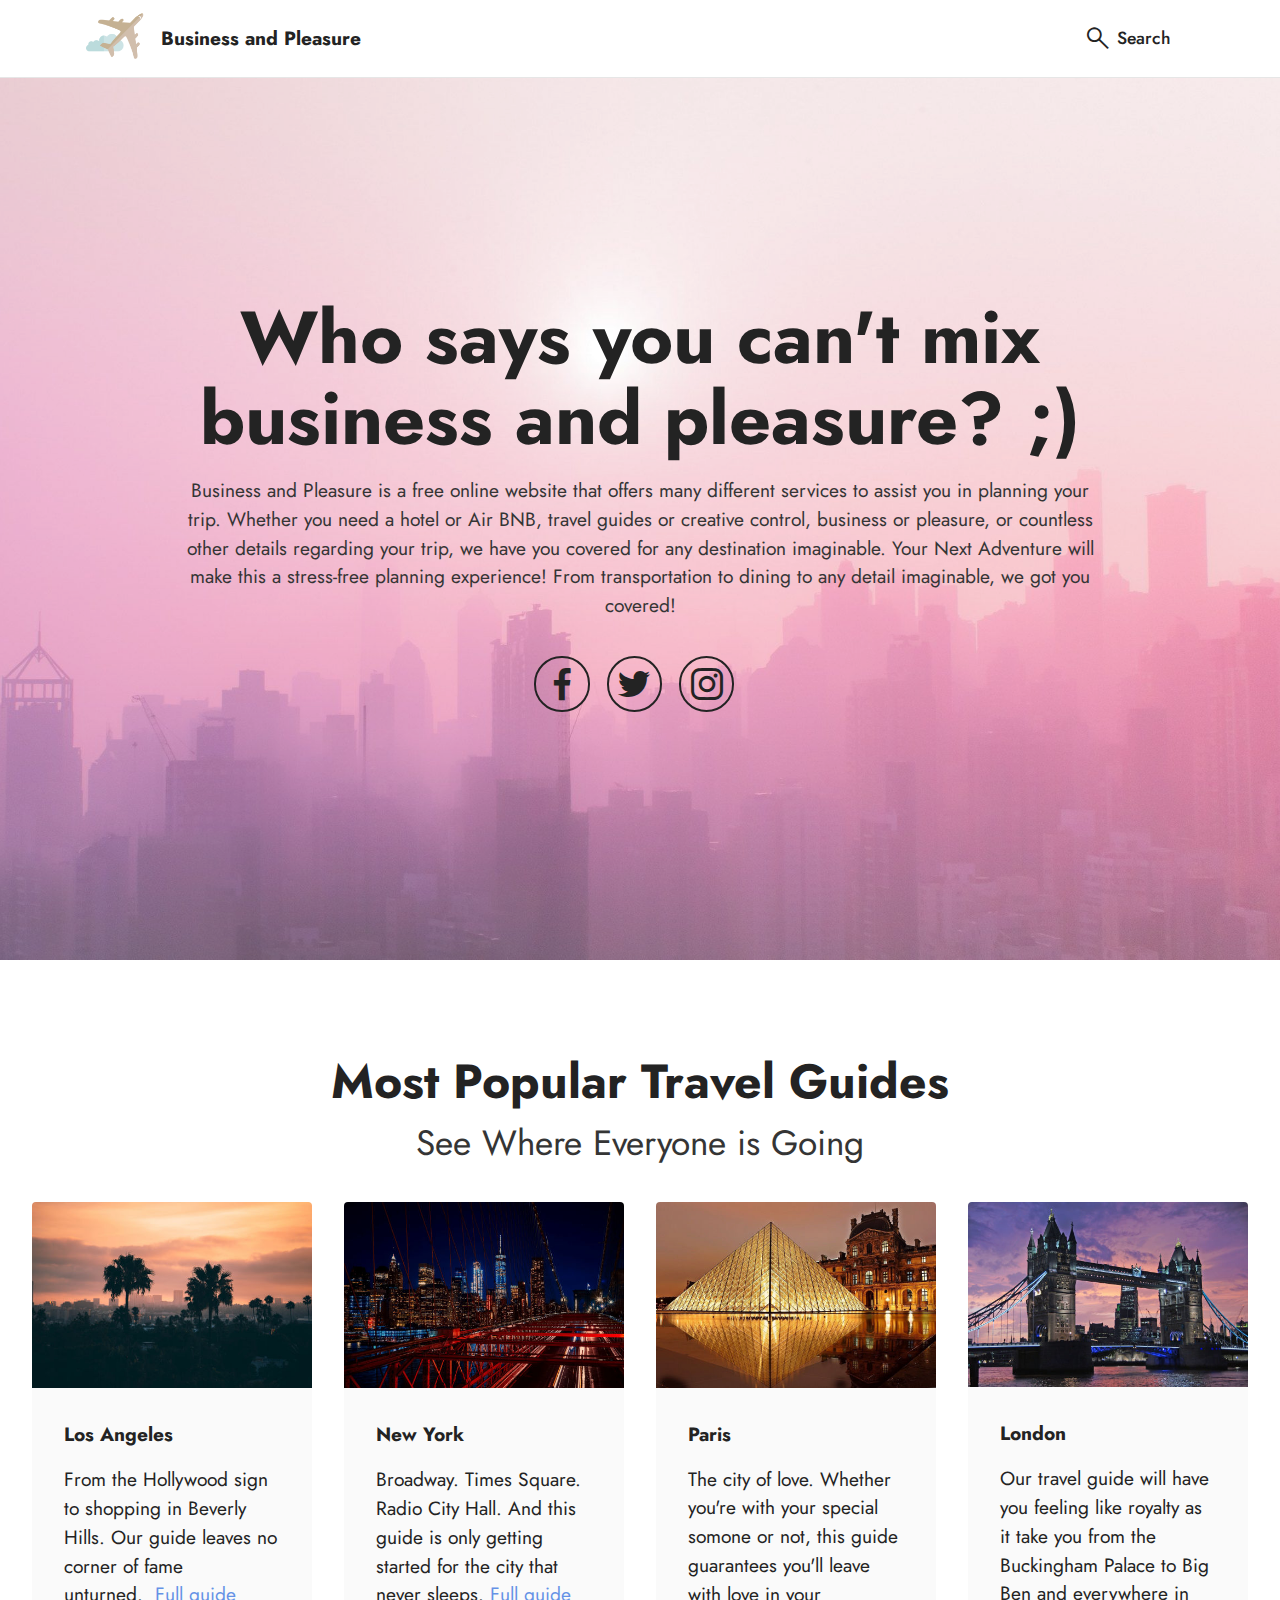
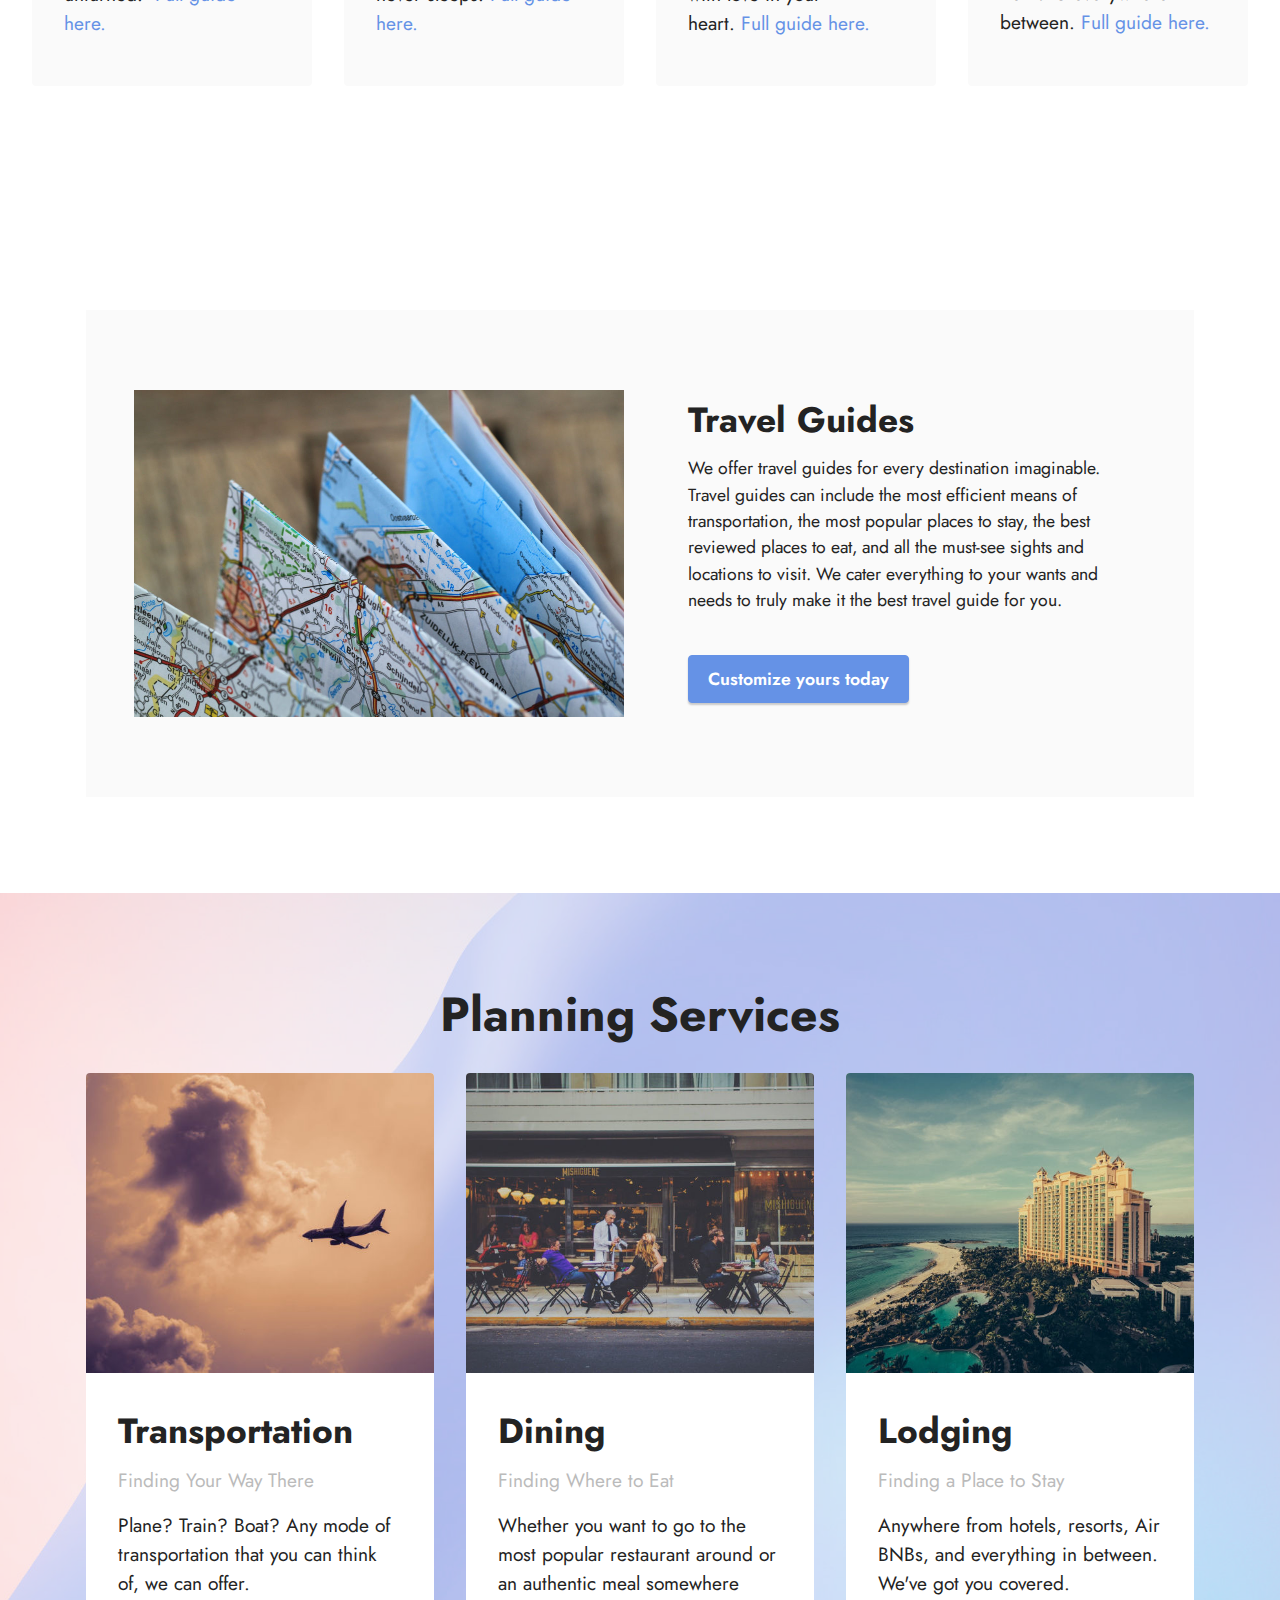
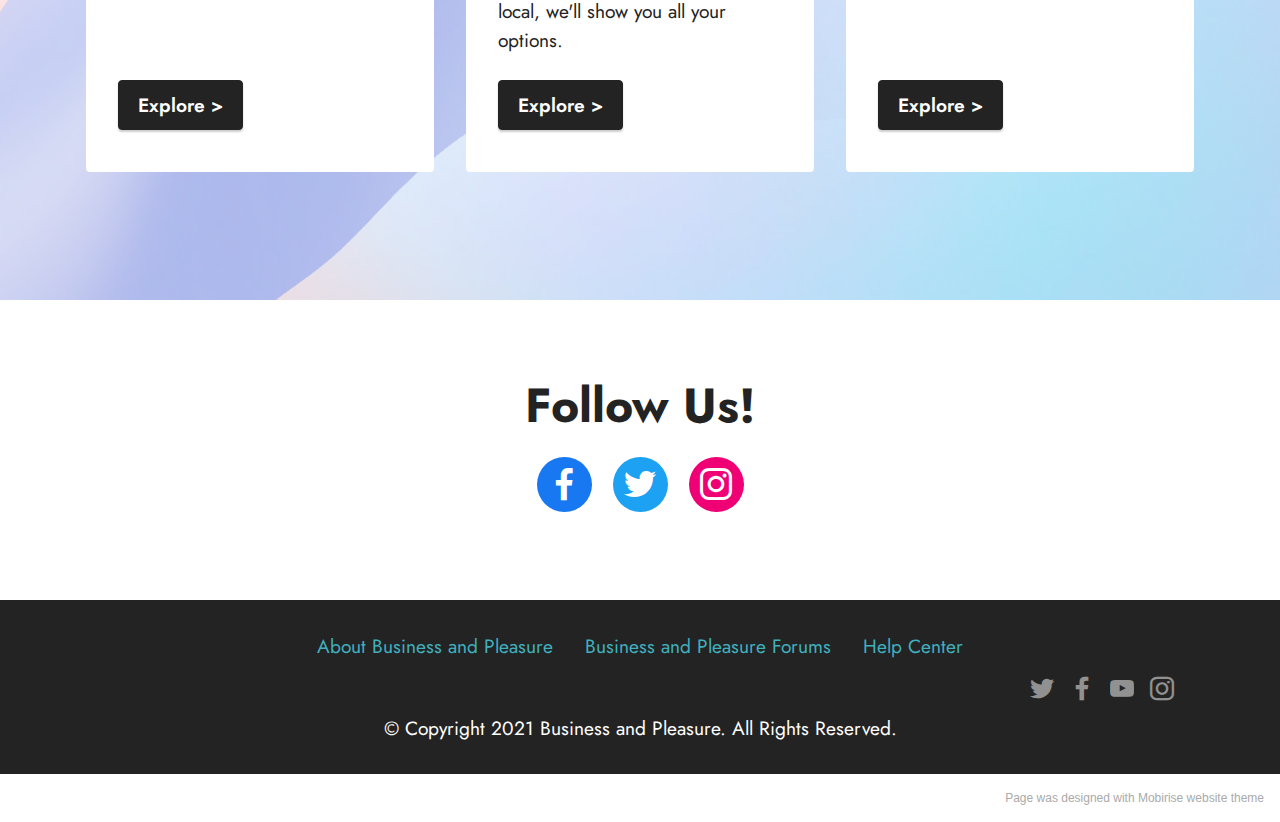
<file: index.html>
<!DOCTYPE html>
<html  >
<head>
  <!-- Site made with Mobirise Website Builder v5.4.1, https://mobirise.com -->
  <meta charset="UTF-8">
  <meta http-equiv="X-UA-Compatible" content="IE=edge">
  <meta name="generator" content="Mobirise v5.4.1, mobirise.com">
  <meta name="viewport" content="width=device-width, initial-scale=1, minimum-scale=1">
  <link rel="shortcut icon" href="assets/images/cartoon-airplane-silhouette-16-121x118.png" type="image/x-icon">
  <meta name="description" content="">
  
  
  <title>index.html</title>
  <link rel="stylesheet" href="assets/web/assets/mobirise-icons2/mobirise2.css">
  <link rel="stylesheet" href="assets/bootstrap/css/bootstrap.min.css">
  <link rel="stylesheet" href="assets/bootstrap/css/bootstrap-grid.min.css">
  <link rel="stylesheet" href="assets/bootstrap/css/bootstrap-reboot.min.css">
  <link rel="stylesheet" href="assets/dropdown/css/style.css">
  <link rel="stylesheet" href="assets/socicon/css/styles.css">
  <link rel="stylesheet" href="assets/theme/css/style.css">
  <link rel="preload" href="https://fonts.googleapis.com/css?family=Jost:100,200,300,400,500,600,700,800,900,100i,200i,300i,400i,500i,600i,700i,800i,900i&display=swap" as="style" onload="this.onload=null;this.rel='stylesheet'">
  <noscript><link rel="stylesheet" href="https://fonts.googleapis.com/css?family=Jost:100,200,300,400,500,600,700,800,900,100i,200i,300i,400i,500i,600i,700i,800i,900i&display=swap"></noscript>
  <link rel="preload" as="style" href="assets/mobirise/css/mbr-additional.css"><link rel="stylesheet" href="assets/mobirise/css/mbr-additional.css" type="text/css">
  
  
  
  <style>
    .bigger {
        font-size: 5.5em;
    }
</style>
  <script language="JavaScript">
    function changeStuff() {
        business = document.getElementById("business");
        business.className = "bigger";
    } 
    function undochangeStuff() {
        business = document.getElementById("business");
        business.className = "mbr-section-title mbr-fonts-style mb-3 display-1";
    }
</script>
</head>
<body>
  
  <section data-bs-version="5.1" class="menu cid-s48OLK6784" once="menu" id="menu1-k">
    
    <nav class="navbar navbar-dropdown navbar-fixed-top navbar-expand-lg">
        <div class="container">
            <div class="navbar-brand">
                <span class="navbar-logo">
                    <a href="https://mobiri.se">
                        <img src="assets/images/cartoon-airplane-silhouette-16-121x118.png" alt="Mobirise" style="height: 3.8rem;">
                    </a>
                </span>
                <span class="navbar-caption-wrap"><a class="navbar-caption text-black text-primary display-7" href="index.html">Business and Pleasure</a></span>
            </div>
            <button class="navbar-toggler" type="button" data-toggle="collapse" data-bs-toggle="collapse" data-target="#navbarSupportedContent" data-bs-target="#navbarSupportedContent" aria-controls="navbarNavAltMarkup" aria-expanded="false" aria-label="Toggle navigation">
                <div class="hamburger">
                    <span></span>
                    <span></span>
                    <span></span>
                    <span></span>
                </div>
            </button>
            <div class="collapse navbar-collapse" id="navbarSupportedContent">
                <ul class="navbar-nav nav-dropdown nav-right" data-app-modern-menu="true"><li class="nav-item"><a class="nav-link link text-black display-4" href="https://mobirise.com"><span class="mobi-mbri mobi-mbri-search mbr-iconfont mbr-iconfont-btn"></span>Search</a></li></ul>
                
                
            </div>
        </div>
    </nav>

</section>

<section data-bs-version="5.1" class="header13 cid-sJ31HEH0Jf mbr-fullscreen" id="header13-m">

    

    <div class="mbr-overlay" style="opacity: 0.2; background-color: rgb(255, 255, 255);"></div>

    <div class="align-center container">
        <div class="row justify-content-center">
            <div class="col-12 col-lg-10">
                <h1 id="business" onmouseover="javascript:changeStuff()" onmouseout="javascript:undochangeStuff()" class="mbr-section-title mbr-fonts-style mb-3 display-1"><strong>Who says you can't mix business and pleasure? ;)</strong></h1>
                
                <p class="mbr-text mbr-fonts-style mb-3 display-7">Business and Pleasure is a free online website that offers many different services to assist you in planning your trip.&nbsp;Whether you need a hotel or Air BNB, travel guides or creative control, business or pleasure, or countless other details regarding your trip, we have you covered for any destination imaginable. Your Next Adventure will make this a stress-free planning experience! From transportation to dining to any detail imaginable, we got you covered!</p>
                
                <div class="social-row display-7 mt-5">
                    <div class="soc-item">
                        <a href="https://twitter.com/mobirise" target="_blank">
                            <span class="mbr-iconfont socicon socicon-facebook"></span>
                        </a>
                    </div>
                    <div class="soc-item">
                        <a href="https://twitter.com/mobirise" target="_blank">
                            <span class="mbr-iconfont socicon socicon-twitter"></span>
                        </a>
                    </div>
                    <div class="soc-item">
                        <a href="https://twitter.com/mobirise" target="_blank">
                            <span class="mbr-iconfont socicon socicon-instagram"></span>
                        </a>
                    </div>
                    
                    
                </div>
            </div>
        </div>
    </div>
</section>

<section data-bs-version="5.1" class="gallery3 cid-sJ32y9ycKG" id="gallery3-o">
    
    
    <div class="container-fluid">
        <div class="mbr-section-head">
            <h4 class="mbr-section-title mbr-fonts-style align-center mb-0 display-2">
                <strong>Most Popular Travel Guides</strong></h4>
            <h5 class="mbr-section-subtitle mbr-fonts-style align-center mb-0 mt-2 display-5">See Where Everyone is Going</h5>
        </div>
        <div class="row mt-4">
            
            <div class="item features-image сol-12 col-md-6 col-lg-3 active">
                <div class="item-wrapper">
                    <div class="item-img">
                        <img src="assets/images/mbr-511x341.jpg" data-slide-to="0" data-bs-slide-to="0" alt="">
                    </div>
                    <div class="item-content">
                        <h5 class="item-title mbr-fonts-style display-7">
                            <strong>Los Angeles</strong></h5>
                        
                        <p class="mbr-text mbr-fonts-style mt-3 display-7">From the Hollywood sign to shopping in Beverly Hills. Our guide leaves no corner of fame unturned.&nbsp;&nbsp;<a href="#" class="text-primary">Full guide here.</a></p>
                    </div>
                    
                </div>
            </div><div class="item features-image сol-12 col-md-6 col-lg-3">
                <div class="item-wrapper">
                    <div class="item-img">
                        <img src="assets/images/mbr-1-511x341.jpg" data-slide-to="1" data-bs-slide-to="1" alt="">
                    </div>
                    <div class="item-content">
                        <h5 class="item-title mbr-fonts-style display-7">
                            <strong>New York</strong></h5>
                        
                        <p class="mbr-text mbr-fonts-style mt-3 display-7">
                            Broadway. Times Square. Radio City Hall. And this guide is only getting started for the city that never sleeps.&nbsp;<a href="#" class="text-primary">Full guide here.</a></p>
                    </div>
                    
                </div>
            </div>
            <div class="item features-image сol-12 col-md-6 col-lg-3">
                <div class="item-wrapper">
                    <div class="item-img">
                        <img src="assets/images/mbr-511x340.jpg" alt="">
                    </div>
                    <div class="item-content">
                        <h5 class="item-title mbr-fonts-style display-7"><strong>Paris</strong></h5>
                        
                        <p class="mbr-text mbr-fonts-style mt-3 display-7">
                            The city of love. Whether you're with your special somone or not, this guide guarantees you'll leave with love in your heart.&nbsp;<a href="#" class="text-primary">Full guide here.</a></p>
                    </div>
                    
                </div>
            </div>
            <div class="item features-image сol-12 col-md-6 col-lg-3">
                <div class="item-wrapper">
                    <div class="item-img">
                        <img src="assets/images/mbr-511x339.jpg" alt="" title="">
                    </div>
                    <div class="item-content">
                        <h5 class="item-title mbr-fonts-style display-7">
                            <strong>London</strong></h5>
                        
                        <p class="mbr-text mbr-fonts-style mt-3 display-7">Our travel guide will have you feeling like royalty as it take you from the Buckingham Palace to Big Ben and everywhere in between. <a href="#" class="text-primary">Full guide here.</a></p>
                    </div>
                    
                </div>
            </div>
        </div>
    </div>
</section>

<section data-bs-version="5.1" class="features16 cid-sJ8mrTBbf9" id="features17-y">
    

    
    <div class="container">
        <div class="content-wrapper">
            <div class="row align-items-center">
                <div class="col-12 col-lg-6">
                    <div class="image-wrapper">
                        <img src="assets/images/mbr-980x653.jpg" alt="Mobirise">
                    </div>
                </div>
                <div class="col-12 col-lg">
                    <div class="text-wrapper">
                        <h6 class="card-title mbr-fonts-style display-5">
                            <strong>Travel Guides</strong></h6>
                        <p class="mbr-text mbr-fonts-style mb-4 display-4">
                            We offer travel guides for every destination imaginable. Travel guides can include the most efficient means of transportation, the most popular places to stay, the best reviewed places to eat, and all the must-see sights and locations to visit. We cater everything to your wants and needs to truly make it the best travel guide for you.</p>
                        <div class="mbr-section-btn mt-3"><a class="btn btn-primary display-4" href="https://mobiri.se">Customize yours today</a></div>
                    </div>
                </div>
            </div>
        </div>
    </div>
</section>

<section data-bs-version="5.1" class="features4 cid-sJ7j1qjAtD" id="features4-x">
    
    <div class="mbr-overlay"></div>
    <div class="container">
        <div class="mbr-section-head">
            <h4 class="mbr-section-title mbr-fonts-style align-center mb-0 display-2">
                <strong>Planning Services</strong></h4>
            
        </div>
        <div class="row mt-4">
            <div class="item features-image сol-12 col-md-6 col-lg-4">
                <div class="item-wrapper">
                    <div class="item-img">
                        <img src="assets/images/mbr-696x412.jpg" alt="" title="">
                    </div>
                    <div class="item-content">
                        <h5 class="item-title mbr-fonts-style display-5"><strong>Transportation</strong></h5>
                        <h6 class="item-subtitle mbr-fonts-style mt-1 display-7">Finding Your Way There</h6>
                        <p class="mbr-text mbr-fonts-style mt-3 display-7">Plane? Train? Boat? Any mode of transportation that you can think of, we can offer.</p>
                    </div>
                    <div class="mbr-section-btn item-footer mt-2"><a href="" class="btn item-btn btn-black display-7" target="_blank">Explore &gt;</a></div>
                </div>
            </div>
            <div class="item features-image сol-12 col-md-6 col-lg-4">
                <div class="item-wrapper">
                    <div class="item-img">
                        <img src="assets/images/mbr-696x464.jpg" alt="" title="">
                    </div>
                    <div class="item-content">
                        <h5 class="item-title mbr-fonts-style display-5"><strong>Dining</strong></h5>
                        <h6 class="item-subtitle mbr-fonts-style mt-1 display-7">
                            Finding Where to Eat</h6>
                        <p class="mbr-text mbr-fonts-style mt-3 display-7">Whether you want to go to the most popular restaurant around or an authentic meal somewhere local, we'll show you all your options.</p>
                    </div>
                    <div class="mbr-section-btn item-footer mt-2"><a href="" class="btn item-btn btn-black display-7" target="_blank">Explore &gt;</a></div>
                </div>
            </div>
            <div class="item features-image сol-12 col-md-6 col-lg-4">
                <div class="item-wrapper">
                    <div class="item-img">
                        <img src="assets/images/mbr-1-696x464.jpg" alt="" title="">
                    </div>
                    <div class="item-content">
                        <h5 class="item-title mbr-fonts-style display-5"><strong>Lodging</strong></h5>
                        <h6 class="item-subtitle mbr-fonts-style mt-1 display-7">Finding a Place to Stay</h6>
                        <p class="mbr-text mbr-fonts-style mt-3 display-7">Anywhere from hotels, resorts, Air BNBs, and everything in between. We've got you covered.</p>
                    </div>
                    <div class="mbr-section-btn item-footer mt-2"><a href="" class="btn item-btn btn-black display-7" target="_blank">Explore &gt;</a></div>
                </div>
            </div>

        </div>
    </div>
</section>

<section data-bs-version="5.1" class="share3 cid-sJ7irae7ti" id="share3-r">
    
     
    
    

    <div class="container">
        <div class="media-container-row">
            <div class="col-12">
                <h3 class="mbr-section-title align-center mb-3 mbr-fonts-style display-2">
                    <strong>Follow Us!</strong>
                </h3>
                <div class="social-list align-center">
                   
                    <a class="iconfont-wrapper bg-facebook m-2 " target="_blank" href="https://mobiri.se">
                            <span class="socicon-facebook socicon"></span>
                        </a>
                        <a class="iconfont-wrapper bg-twitter m-2" href="https://mobiri.se" target="_blank">
                            <span class="socicon-twitter socicon"></span>
                        </a>
                        <a class="iconfont-wrapper bg-instagram m-2" href="https://mobiri.se" target="_blank">
                            <span class="socicon-instagram socicon"></span>
                        </a>
                        
                        
                        
                        
                        
                        
                        
                        
                </div>
            </div>
        </div>
    </div>
</section>

<section data-bs-version="5.1" class="footer3 cid-s48P1Icc8J" once="footers" id="footer3-l">

    

    

    <div class="container">
        <div class="media-container-row align-center mbr-white">
            <div class="row row-links">
                <ul class="foot-menu">
                    
                    
                    
                    
                    
                <li class="foot-menu-item mbr-fonts-style display-7"><a href="https://mobirise.com/help/" class="text-success">About Business and Pleasure</a></li><li class="foot-menu-item mbr-fonts-style display-7"><a href="page2.html" class="text-success text-primary">Business and Pleasure Forums</a></li><li class="foot-menu-item mbr-fonts-style display-7"><a href="https://mobirise.com/" class="text-success">Help Center</a></li></ul>
            </div>
            <div class="row social-row">
                <div class="social-list align-right pb-2">
                    
                    
                    
                    
                    
                    
                <div class="soc-item">
                        <a href="https://twitter.com/mobirise" target="_blank">
                            <span class="socicon-twitter socicon mbr-iconfont mbr-iconfont-social"></span>
                        </a>
                    </div><div class="soc-item">
                        <a href="https://www.facebook.com/pages/Mobirise/1616226671953247" target="_blank">
                            <span class="socicon-facebook socicon mbr-iconfont mbr-iconfont-social"></span>
                        </a>
                    </div><div class="soc-item">
                        <a href="https://www.youtube.com/c/mobirise" target="_blank">
                            <span class="mbr-iconfont mbr-iconfont-social socicon-youtube socicon"></span>
                        </a>
                    </div><div class="soc-item">
                        <a href="https://instagram.com/mobirise" target="_blank">
                            <span class="mbr-iconfont mbr-iconfont-social socicon-instagram socicon"></span>
                        </a>
                    </div></div>
            </div>
            <div class="row row-copirayt">
                <p class="mbr-text mb-0 mbr-fonts-style mbr-white align-center display-7">
                    © Copyright 2021 Business and Pleasure. All Rights Reserved.
                </p>
            </div>
        </div>
    </div>
</section><section style="background-color: #fff; font-family: -apple-system, BlinkMacSystemFont, 'Segoe UI', 'Roboto', 'Helvetica Neue', Arial, sans-serif; color:#aaa; font-size:12px; padding: 0; align-items: center; display: flex;"><a href="https://mobirise.site/f" style="flex: 1 1; height: 3rem; padding-left: 1rem;"></a><p style="flex: 0 0 auto; margin:0; padding-right:1rem;"><a href="https://mobirise.site/s" style="color:#aaa;">Page</a> was designed with Mobirise website theme</p></section><script src="assets/bootstrap/js/bootstrap.bundle.min.js"></script>  <script src="assets/smoothscroll/smooth-scroll.js"></script>  <script src="assets/ytplayer/index.js"></script>  <script src="assets/dropdown/js/navbar-dropdown.js"></script>  <script src="assets/theme/js/script.js"></script>  
  
  
</body>
</html>
</file>
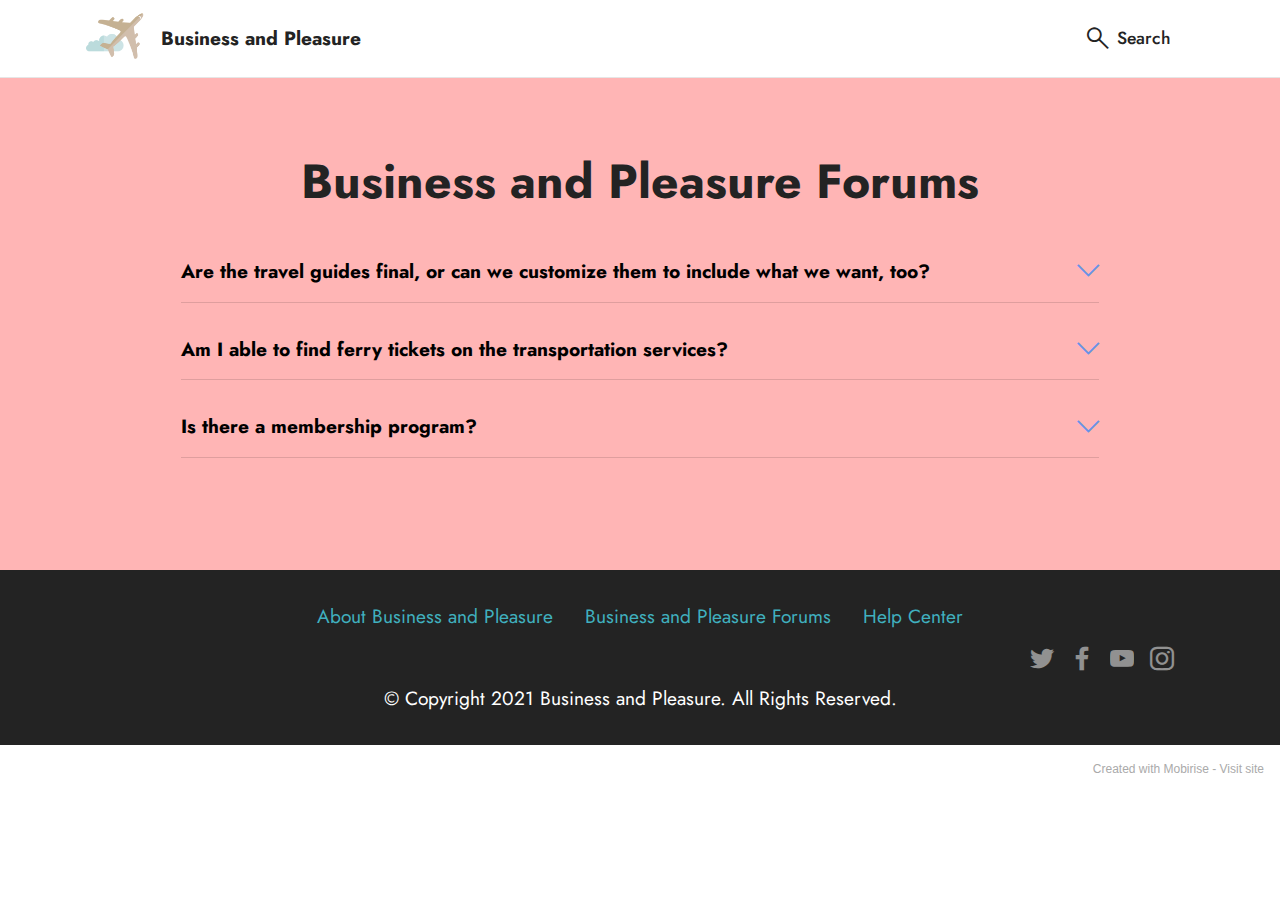
<file: page2.html>
<!DOCTYPE html>
<html  >
<head>
  <!-- Site made with Mobirise Website Builder v5.4.1, https://mobirise.com -->
  <meta charset="UTF-8">
  <meta http-equiv="X-UA-Compatible" content="IE=edge">
  <meta name="generator" content="Mobirise v5.4.1, mobirise.com">
  <meta name="viewport" content="width=device-width, initial-scale=1, minimum-scale=1">
  <link rel="shortcut icon" href="assets/images/cartoon-airplane-silhouette-16-121x118.png" type="image/x-icon">
  <meta name="description" content="">
  
  
  <title>Page 2</title>
  <link rel="stylesheet" href="assets/web/assets/mobirise-icons2/mobirise2.css">
  <link rel="stylesheet" href="assets/web/assets/mobirise-icons/mobirise-icons.css">
  <link rel="stylesheet" href="assets/bootstrap/css/bootstrap.min.css">
  <link rel="stylesheet" href="assets/bootstrap/css/bootstrap-grid.min.css">
  <link rel="stylesheet" href="assets/bootstrap/css/bootstrap-reboot.min.css">
  <link rel="stylesheet" href="assets/dropdown/css/style.css">
  <link rel="stylesheet" href="assets/socicon/css/styles.css">
  <link rel="stylesheet" href="assets/theme/css/style.css">
  <link rel="preload" href="https://fonts.googleapis.com/css?family=Jost:100,200,300,400,500,600,700,800,900,100i,200i,300i,400i,500i,600i,700i,800i,900i&display=swap" as="style" onload="this.onload=null;this.rel='stylesheet'">
  <noscript><link rel="stylesheet" href="https://fonts.googleapis.com/css?family=Jost:100,200,300,400,500,600,700,800,900,100i,200i,300i,400i,500i,600i,700i,800i,900i&display=swap"></noscript>
  <link rel="preload" as="style" href="assets/mobirise/css/mbr-additional.css"><link rel="stylesheet" href="assets/mobirise/css/mbr-additional.css" type="text/css">
  
  
  
  
</head>
<body>
  
  <section data-bs-version="5.1" class="menu cid-s48OLK6784" once="menu" id="menu1-z">
    
    <nav class="navbar navbar-dropdown navbar-fixed-top navbar-expand-lg">
        <div class="container">
            <div class="navbar-brand">
                <span class="navbar-logo">
                    <a href="https://mobiri.se">
                        <img src="assets/images/cartoon-airplane-silhouette-16-121x118.png" alt="Mobirise" style="height: 3.8rem;">
                    </a>
                </span>
                <span class="navbar-caption-wrap"><a class="navbar-caption text-black text-primary display-7" href="index.html">Business and Pleasure</a></span>
            </div>
            <button class="navbar-toggler" type="button" data-toggle="collapse" data-bs-toggle="collapse" data-target="#navbarSupportedContent" data-bs-target="#navbarSupportedContent" aria-controls="navbarNavAltMarkup" aria-expanded="false" aria-label="Toggle navigation">
                <div class="hamburger">
                    <span></span>
                    <span></span>
                    <span></span>
                    <span></span>
                </div>
            </button>
            <div class="collapse navbar-collapse" id="navbarSupportedContent">
                <ul class="navbar-nav nav-dropdown nav-right" data-app-modern-menu="true"><li class="nav-item"><a class="nav-link link text-black display-4" href="https://mobirise.com"><span class="mobi-mbri mobi-mbri-search mbr-iconfont mbr-iconfont-btn"></span>Search</a></li></ul>
                
                
            </div>
        </div>
    </nav>

</section>

<section data-bs-version="5.1" class="content17 cid-sJb98R1uWv" id="content17-13">

    

    
    
    <div class="container">
        
            <div class="row justify-content-center">
                <div class="col-12 col-md-10">
                    <div class="section-head align-center mb-4">
                        <h3 class="mbr-section-title mb-0 mbr-fonts-style display-2"><strong>Business and Pleasure Forums</strong></h3>
                        
                    </div>
                    
                    <div id="bootstrap-toggle" class="toggle-panel accordionStyles tab-content">
                        <div class="card mb-3">
                            <div class="card-header" role="tab" id="headingOne">
                                <a role="button" class="collapsed panel-title text-black" data-toggle="collapse" data-bs-toggle="collapse" data-core="" href="#collapse1_24" aria-expanded="false" aria-controls="collapse1">
                                    <h6 class="panel-title-edit mbr-fonts-style mb-0 display-7"><strong>Are the travel guides final, or can we customize them to include what we want, too?&nbsp;</strong></h6>
                                    <span class="sign mbr-iconfont mbri-arrow-down"></span>
                                </a>
                            </div>
                            <div id="collapse1_24" class="panel-collapse noScroll collapse" role="tabpanel" aria-labelledby="headingOne">
                                <div class="panel-body">
                                    <p class="mbr-fonts-style panel-text display-7">Travel guides are completely customizable! We provide a starting guide, recommended by us, and you can add, delete, or modify it however you please.&nbsp;</p>
                                </div>
                            </div>
                        </div>
                        <div class="card mb-3">
                            <div class="card-header" role="tab" id="headingTwo">
                                <a role="button" class="collapsed panel-title text-black" data-toggle="collapse" data-bs-toggle="collapse" data-core="" href="#collapse2_24" aria-expanded="false" aria-controls="collapse2">
                                    <h6 class="panel-title-edit mbr-fonts-style mb-0 display-7"><strong>Am I able to find ferry tickets on the transportation services?</strong></h6>
                                    <span class="sign mbr-iconfont mbri-arrow-down"></span>
                                </a>

                            </div>
                            <div id="collapse2_24" class="panel-collapse noScroll collapse" role="tabpanel" aria-labelledby="headingTwo">
                                <div class="panel-body">
                                    <p class="mbr-fonts-style panel-text display-7">Yes! We are able to provide prices for any mode of transportation imaginable.</p>
                                </div>
                            </div>
                        </div>
                        <div class="card mb-3">
                            <div class="card-header" role="tab" id="headingThree">
                                <a role="button" class="collapsed panel-title text-black" data-toggle="collapse" data-bs-toggle="collapse" data-core="" href="#collapse3_24" aria-expanded="false" aria-controls="collapse3">
                                    <h6 class="panel-title-edit mbr-fonts-style mb-0 display-7"><strong>Is there a membership program?</strong></h6>
                                    <span class="sign mbr-iconfont mbri-arrow-down"></span>
                                </a>
                            </div>
                            <div id="collapse3_24" class="panel-collapse noScroll collapse" role="tabpanel" aria-labelledby="headingThree">
                                <div class="panel-body">
                                    <p class="mbr-fonts-style panel-text display-7">We are currently working behind the scenes to map out the details and start our membership program. It is projected to release as early as the new year.</p>
                                </div>
                            </div>
                        </div>
                        
                        
                        
                    </div>
                </div>
            </div>
        </div>
</section>

<section data-bs-version="5.1" class="footer3 cid-s48P1Icc8J" once="footers" id="footer3-10">

    

    

    <div class="container">
        <div class="media-container-row align-center mbr-white">
            <div class="row row-links">
                <ul class="foot-menu">
                    
                    
                    
                    
                    
                <li class="foot-menu-item mbr-fonts-style display-7"><a href="https://mobirise.com/help/" class="text-success">About Business and Pleasure</a></li><li class="foot-menu-item mbr-fonts-style display-7"><a href="page2.html" class="text-success text-primary">Business and Pleasure Forums</a></li><li class="foot-menu-item mbr-fonts-style display-7"><a href="https://mobirise.com/" class="text-success">Help Center</a></li></ul>
            </div>
            <div class="row social-row">
                <div class="social-list align-right pb-2">
                    
                    
                    
                    
                    
                    
                <div class="soc-item">
                        <a href="https://twitter.com/mobirise" target="_blank">
                            <span class="socicon-twitter socicon mbr-iconfont mbr-iconfont-social"></span>
                        </a>
                    </div><div class="soc-item">
                        <a href="https://www.facebook.com/pages/Mobirise/1616226671953247" target="_blank">
                            <span class="socicon-facebook socicon mbr-iconfont mbr-iconfont-social"></span>
                        </a>
                    </div><div class="soc-item">
                        <a href="https://www.youtube.com/c/mobirise" target="_blank">
                            <span class="mbr-iconfont mbr-iconfont-social socicon-youtube socicon"></span>
                        </a>
                    </div><div class="soc-item">
                        <a href="https://instagram.com/mobirise" target="_blank">
                            <span class="mbr-iconfont mbr-iconfont-social socicon-instagram socicon"></span>
                        </a>
                    </div></div>
            </div>
            <div class="row row-copirayt">
                <p class="mbr-text mb-0 mbr-fonts-style mbr-white align-center display-7">
                    © Copyright 2021 Business and Pleasure. All Rights Reserved.
                </p>
            </div>
        </div>
    </div>
</section><section style="background-color: #fff; font-family: -apple-system, BlinkMacSystemFont, 'Segoe UI', 'Roboto', 'Helvetica Neue', Arial, sans-serif; color:#aaa; font-size:12px; padding: 0; align-items: center; display: flex;"><a href="https://mobirise.site/c" style="flex: 1 1; height: 3rem; padding-left: 1rem;"></a><p style="flex: 0 0 auto; margin:0; padding-right:1rem;">Created with Mobirise - <a href="https://mobirise.site/m" style="color:#aaa;">Visit site</a></p></section><script src="assets/bootstrap/js/bootstrap.bundle.min.js"></script>  <script src="assets/smoothscroll/smooth-scroll.js"></script>  <script src="assets/ytplayer/index.js"></script>  <script src="assets/dropdown/js/navbar-dropdown.js"></script>  <script src="assets/mbr-switch-arrow/mbr-switch-arrow.js"></script>  <script src="assets/theme/js/script.js"></script>  
  
  
</body>
</html>
</file>
<file: assets/web/assets/mobirise-icons2/mobirise2.css>
@font-face {
  font-family: 'Moririse2';
  font-display: swap;
  src:  url('mobirise2.eot?f2bix4');
  src:  url('mobirise2.eot?f2bix4#iefix') format('embedded-opentype'),
    url('mobirise2.ttf?f2bix4') format('truetype'),
    url('mobirise2.woff?f2bix4') format('woff'),
    url('mobirise2.svg?f2bix4#mobirise2') format('svg');
  font-weight: normal;
  font-style: normal;
}

[class^="mobi-"], [class*=" mobi-"] {
  /* use !important to prevent issues with browser extensions that change fonts */
  font-family: 'Moririse2' !important;
  speak: none;
  font-style: normal;
  font-weight: normal;
  font-variant: normal;
  text-transform: none;
  line-height: 1;

  /* Better Font Rendering =========== */
  -webkit-font-smoothing: antialiased;
  -moz-osx-font-smoothing: grayscale;
}

.mobi-mbri-add-submenu:before {
  content: "\e900";
}
.mobi-mbri-alert:before {
  content: "\e901";
}
.mobi-mbri-align-center:before {
  content: "\e902";
}
.mobi-mbri-align-justify:before {
  content: "\e903";
}
.mobi-mbri-align-left:before {
  content: "\e904";
}
.mobi-mbri-align-right:before {
  content: "\e905";
}
.mobi-mbri-android:before {
  content: "\e906";
}
.mobi-mbri-apple:before {
  content: "\e907";
}
.mobi-mbri-arrow-down:before {
  content: "\e908";
}
.mobi-mbri-arrow-next:before {
  content: "\e909";
}
.mobi-mbri-arrow-prev:before {
  content: "\e90a";
}
.mobi-mbri-arrow-up:before {
  content: "\e90b";
}
.mobi-mbri-bold:before {
  content: "\e90c";
}
.mobi-mbri-bookmark:before {
  content: "\e90d";
}
.mobi-mbri-bootstrap:before {
  content: "\e90e";
}
.mobi-mbri-briefcase:before {
  content: "\e90f";
}
.mobi-mbri-browse:before {
  content: "\e910";
}
.mobi-mbri-bulleted-list:before {
  content: "\e911";
}
.mobi-mbri-calendar:before {
  content: "\e912";
}
.mobi-mbri-camera:before {
  content: "\e913";
}
.mobi-mbri-cart-add:before {
  content: "\e914";
}
.mobi-mbri-cart-full:before {
  content: "\e915";
}
.mobi-mbri-cash:before {
  content: "\e916";
}
.mobi-mbri-change-style:before {
  content: "\e917";
}
.mobi-mbri-chat:before {
  content: "\e918";
}
.mobi-mbri-clock:before {
  content: "\e919";
}
.mobi-mbri-close:before {
  content: "\e91a";
}
.mobi-mbri-cloud:before {
  content: "\e91b";
}
.mobi-mbri-code:before {
  content: "\e91c";
}
.mobi-mbri-contact-form:before {
  content: "\e91d";
}
.mobi-mbri-credit-card:before {
  content: "\e91e";
}
.mobi-mbri-cursor-click:before {
  content: "\e91f";
}
.mobi-mbri-cust-feedback:before {
  content: "\e920";
}
.mobi-mbri-database:before {
  content: "\e921";
}
.mobi-mbri-delivery:before {
  content: "\e922";
}
.mobi-mbri-desktop:before {
  content: "\e923";
}
.mobi-mbri-devices:before {
  content: "\e924";
}
.mobi-mbri-down:before {
  content: "\e925";
}
.mobi-mbri-download-2:before {
  content: "\e926";
}
.mobi-mbri-download:before {
  content: "\e927";
}
.mobi-mbri-drag-n-drop-2:before {
  content: "\e928";
}
.mobi-mbri-drag-n-drop:before {
  content: "\e929";
}
.mobi-mbri-edit-2:before {
  content: "\e92a";
}
.mobi-mbri-edit:before {
  content: "\e92b";
}
.mobi-mbri-error:before {
  content: "\e92c";
}
.mobi-mbri-extension:before {
  content: "\e92d";
}
.mobi-mbri-features:before {
  content: "\e92e";
}
.mobi-mbri-file:before {
  content: "\e92f";
}
.mobi-mbri-flag:before {
  content: "\e930";
}
.mobi-mbri-folder:before {
  content: "\e931";
}
.mobi-mbri-gift:before {
  content: "\e932";
}
.mobi-mbri-github:before {
  content: "\e933";
}
.mobi-mbri-globe-2:before {
  content: "\e934";
}
.mobi-mbri-globe:before {
  content: "\e935";
}
.mobi-mbri-growing-chart:before {
  content: "\e936";
}
.mobi-mbri-hearth:before {
  content: "\e937";
}
.mobi-mbri-help:before {
  content: "\e938";
}
.mobi-mbri-home:before {
  content: "\e939";
}
.mobi-mbri-hot-cup:before {
  content: "\e93a";
}
.mobi-mbri-idea:before {
  content: "\e93b";
}
.mobi-mbri-image-gallery:before {
  content: "\e93c";
}
.mobi-mbri-image-slider:before {
  content: "\e93d";
}
.mobi-mbri-info:before {
  content: "\e93e";
}
.mobi-mbri-italic:before {
  content: "\e93f";
}
.mobi-mbri-key:before {
  content: "\e940";
}
.mobi-mbri-laptop:before {
  content: "\e941";
}
.mobi-mbri-layers:before {
  content: "\e942";
}
.mobi-mbri-left-right:before {
  content: "\e943";
}
.mobi-mbri-left:before {
  content: "\e944";
}
.mobi-mbri-letter:before {
  content: "\e945";
}
.mobi-mbri-like:before {
  content: "\e946";
}
.mobi-mbri-link:before {
  content: "\e947";
}
.mobi-mbri-lock:before {
  content: "\e948";
}
.mobi-mbri-login:before {
  content: "\e949";
}
.mobi-mbri-logout:before {
  content: "\e94a";
}
.mobi-mbri-magic-stick:before {
  content: "\e94b";
}
.mobi-mbri-map-pin:before {
  content: "\e94c";
}
.mobi-mbri-menu:before {
  content: "\e94d";
}
.mobi-mbri-mobile-2:before {
  content: "\e94e";
}
.mobi-mbri-mobile-horizontal:before {
  content: "\e94f";
}
.mobi-mbri-mobile:before {
  content: "\e950";
}
.mobi-mbri-mobirise:before {
  content: "\e951";
}
.mobi-mbri-more-horizontal:before {
  content: "\e952";
}
.mobi-mbri-more-vertical:before {
  content: "\e953";
}
.mobi-mbri-music:before {
  content: "\e954";
}
.mobi-mbri-new-file:before {
  content: "\e955";
}
.mobi-mbri-numbered-list:before {
  content: "\e956";
}
.mobi-mbri-opened-folder:before {
  content: "\e957";
}
.mobi-mbri-pages:before {
  content: "\e958";
}
.mobi-mbri-paper-plane:before {
  content: "\e959";
}
.mobi-mbri-paperclip:before {
  content: "\e95a";
}
.mobi-mbri-phone:before {
  content: "\e95b";
}
.mobi-mbri-photo:before {
  content: "\e95c";
}
.mobi-mbri-photos:before {
  content: "\e95d";
}
.mobi-mbri-pin:before {
  content: "\e95e";
}
.mobi-mbri-play:before {
  content: "\e95f";
}
.mobi-mbri-plus:before {
  content: "\e960";
}
.mobi-mbri-preview:before {
  content: "\e961";
}
.mobi-mbri-print:before {
  content: "\e962";
}
.mobi-mbri-protect:before {
  content: "\e963";
}
.mobi-mbri-question:before {
  content: "\e964";
}
.mobi-mbri-quote-left:before {
  content: "\e965";
}
.mobi-mbri-quote-right:before {
  content: "\e966";
}
.mobi-mbri-redo:before {
  content: "\e967";
}
.mobi-mbri-refresh:before {
  content: "\e968";
}
.mobi-mbri-responsive-2:before {
  content: "\e969";
}
.mobi-mbri-responsive:before {
  content: "\e96a";
}
.mobi-mbri-right:before {
  content: "\e96b";
}
.mobi-mbri-rocket:before {
  content: "\e96c";
}
.mobi-mbri-sad-face:before {
  content: "\e96d";
}
.mobi-mbri-sale:before {
  content: "\e96e";
}
.mobi-mbri-save:before {
  content: "\e96f";
}
.mobi-mbri-search:before {
  content: "\e970";
}
.mobi-mbri-setting-2:before {
  content: "\e971";
}
.mobi-mbri-setting-3:before {
  content: "\e972";
}
.mobi-mbri-setting:before {
  content: "\e973";
}
.mobi-mbri-share:before {
  content: "\e974";
}
.mobi-mbri-shopping-bag:before {
  content: "\e975";
}
.mobi-mbri-shopping-basket:before {
  content: "\e976";
}
.mobi-mbri-shopping-cart:before {
  content: "\e977";
}
.mobi-mbri-sites:before {
  content: "\e978";
}
.mobi-mbri-smile-face:before {
  content: "\e979";
}
.mobi-mbri-speed:before {
  content: "\e97a";
}
.mobi-mbri-star:before {
  content: "\e97b";
}
.mobi-mbri-success:before {
  content: "\e97c";
}
.mobi-mbri-sun:before {
  content: "\e97d";
}
.mobi-mbri-sun2:before {
  content: "\e97e";
}
.mobi-mbri-tablet-vertical:before {
  content: "\e97f";
}
.mobi-mbri-tablet:before {
  content: "\e980";
}
.mobi-mbri-target:before {
  content: "\e981";
}
.mobi-mbri-timer:before {
  content: "\e982";
}
.mobi-mbri-to-ftp:before {
  content: "\e983";
}
.mobi-mbri-to-local-drive:before {
  content: "\e984";
}
.mobi-mbri-touch-swipe:before {
  content: "\e985";
}
.mobi-mbri-touch:before {
  content: "\e986";
}
.mobi-mbri-trash:before {
  content: "\e987";
}
.mobi-mbri-underline:before {
  content: "\e988";
}
.mobi-mbri-undo:before {
  content: "\e989";
}
.mobi-mbri-unlink:before {
  content: "\e98a";
}
.mobi-mbri-unlock:before {
  content: "\e98b";
}
.mobi-mbri-up-down:before {
  content: "\e98c";
}
.mobi-mbri-up:before {
  content: "\e98d";
}
.mobi-mbri-update:before {
  content: "\e98e";
}
.mobi-mbri-upload-2:before {
  content: "\e98f";
}
.mobi-mbri-upload:before {
  content: "\e990";
}
.mobi-mbri-user-2:before {
  content: "\e991";
}
.mobi-mbri-user:before {
  content: "\e992";
}
.mobi-mbri-users:before {
  content: "\e993";
}
.mobi-mbri-video-play:before {
  content: "\e994";
}
.mobi-mbri-video:before {
  content: "\e995";
}
.mobi-mbri-watch:before {
  content: "\e996";
}
.mobi-mbri-website-theme-2:before {
  content: "\e997";
}
.mobi-mbri-website-theme:before {
  content: "\e998";
}
.mobi-mbri-wifi:before {
  content: "\e999";
}
.mobi-mbri-windows:before {
  content: "\e99a";
}
.mobi-mbri-zoom-in:before {
  content: "\e99b";
}
.mobi-mbri-zoom-out:before {
  content: "\e99c";
}
</file>
<file: assets/dropdown/css/style.css>
.navbar-dropdown {
  left: 0;
  padding: 0;
  position: absolute;
  right: 0;
  top: 0;
  transition: all 0.45s ease;
  z-index: 1030;
  background: #282828; }
  .navbar-dropdown .navbar-logo {
    margin-right: 0.8rem;
    transition: margin 0.3s ease-in-out;
    vertical-align: middle; }
    .navbar-dropdown .navbar-logo img {
      height: 3.125rem;
      transition: all 0.3s ease-in-out; }
    .navbar-dropdown .navbar-logo.mbr-iconfont {
      font-size: 3.125rem;
      line-height: 3.125rem; }
  .navbar-dropdown .navbar-caption {
    font-weight: 700;
    white-space: normal;
    vertical-align: -4px;
    line-height: 3.125rem !important; }
    .navbar-dropdown .navbar-caption, .navbar-dropdown .navbar-caption:hover {
      color: inherit;
      text-decoration: none; }
  .navbar-dropdown .mbr-iconfont + .navbar-caption {
    vertical-align: -1px; }
  .navbar-dropdown.navbar-fixed-top {
    position: fixed; }
  .navbar-dropdown .navbar-brand span {
    vertical-align: -4px; }
  .navbar-dropdown.bg-color.transparent {
    background: none; }
  .navbar-dropdown.navbar-short .navbar-brand {
    padding: 0.625rem 0; }
    .navbar-dropdown.navbar-short .navbar-brand span {
      vertical-align: -1px; }
  .navbar-dropdown.navbar-short .navbar-caption {
    line-height: 2.375rem !important;
    vertical-align: -2px; }
  .navbar-dropdown.navbar-short .navbar-logo {
    margin-right: 0.5rem; }
    .navbar-dropdown.navbar-short .navbar-logo img {
      height: 2.375rem; }
    .navbar-dropdown.navbar-short .navbar-logo.mbr-iconfont {
      font-size: 2.375rem;
      line-height: 2.375rem; }
  .navbar-dropdown.navbar-short .mbr-table-cell {
    height: 3.625rem; }
  .navbar-dropdown .navbar-close {
    left: 0.6875rem;
    position: fixed;
    top: 0.75rem;
    z-index: 1000; }
  .navbar-dropdown .hamburger-icon {
    content: "";
    display: inline-block;
    vertical-align: middle;
    width: 16px;
    -webkit-box-shadow: 0 -6px 0 1px #282828,0 0 0 1px #282828,0 6px 0 1px #282828;
    -moz-box-shadow: 0 -6px 0 1px #282828,0 0 0 1px #282828,0 6px 0 1px #282828;
    box-shadow: 0 -6px 0 1px #282828,0 0 0 1px #282828,0 6px 0 1px #282828; }

.dropdown-menu .dropdown-toggle[data-toggle="dropdown-submenu"]::after {
  border-bottom: 0.35em solid transparent;
  border-left: 0.35em solid;
  border-right: 0;
  border-top: 0.35em solid transparent;
  margin-left: 0.3rem; }

.dropdown-menu .dropdown-item:focus {
  outline: 0; }

.nav-dropdown {
  font-size: 0.75rem;
  font-weight: 500;
  height: auto !important; }
  .nav-dropdown .nav-btn {
    padding-left: 1rem; }
  .nav-dropdown .link {
    margin: .667em 1.667em;
    font-weight: 500;
    padding: 0;
    transition: color .2s ease-in-out; }
    .nav-dropdown .link.dropdown-toggle {
      margin-right: 2.583em; }
      .nav-dropdown .link.dropdown-toggle::after {
        margin-left: .25rem;
        border-top: 0.35em solid;
        border-right: 0.35em solid transparent;
        border-left: 0.35em solid transparent;
        border-bottom: 0; }
      .nav-dropdown .link.dropdown-toggle[aria-expanded="true"] {
        margin: 0;
        padding: 0.667em 3.263em  0.667em 1.667em; }
  .nav-dropdown .link::after,
  .nav-dropdown .dropdown-item::after {
    color: inherit; }
  .nav-dropdown .btn {
    font-size: 0.75rem;
    font-weight: 700;
    letter-spacing: 0;
    margin-bottom: 0;
    padding-left: 1.25rem;
    padding-right: 1.25rem; }
  .nav-dropdown .dropdown-menu {
    border-radius: 0;
    border: 0;
    left: 0;
    margin: 0;
    padding-bottom: 1.25rem;
    padding-top: 1.25rem;
    position: relative; }
  .nav-dropdown .dropdown-submenu {
    margin-left: 0.125rem;
    top: 0; }
  .nav-dropdown .dropdown-item {
    font-weight: 500;
    line-height: 2;
    padding: 0.3846em 4.615em 0.3846em 1.5385em;
    position: relative;
    transition: color .2s ease-in-out, background-color .2s ease-in-out; }
    .nav-dropdown .dropdown-item::after {
      margin-top: -0.3077em;
      position: absolute;
      right: 1.1538em;
      top: 50%; }
    .nav-dropdown .dropdown-item:focus, .nav-dropdown .dropdown-item:hover {
      background: none; }

@media (max-width: 767px) {
  .nav-dropdown.navbar-toggleable-sm {
    bottom: 0;
    display: none;
    left: 0;
    overflow-x: hidden;
    position: fixed;
    top: 0;
    transform: translateX(-100%);
    -ms-transform: translateX(-100%);
    -webkit-transform: translateX(-100%);
    width: 18.75rem;
    z-index: 999; } }
.nav-dropdown.navbar-toggleable-xl {
  bottom: 0;
  display: none;
  left: 0;
  overflow-x: hidden;
  position: fixed;
  top: 0;
  transform: translateX(-100%);
  -ms-transform: translateX(-100%);
  -webkit-transform: translateX(-100%);
  width: 18.75rem;
  z-index: 999; }

.nav-dropdown-sm {
  display: block !important;
  overflow-x: hidden;
  overflow: auto;
  padding-top: 3.875rem; }
  .nav-dropdown-sm::after {
    content: "";
    display: block;
    height: 3rem;
    width: 100%; }
  .nav-dropdown-sm.collapse.in ~ .navbar-close {
    display: block !important; }
  .nav-dropdown-sm.collapsing, .nav-dropdown-sm.collapse.in {
    transform: translateX(0);
    -ms-transform: translateX(0);
    -webkit-transform: translateX(0);
    transition: all 0.25s ease-out;
    -webkit-transition: all 0.25s ease-out;
    background: #282828; }
  .nav-dropdown-sm.collapsing[aria-expanded="false"] {
    transform: translateX(-100%);
    -ms-transform: translateX(-100%);
    -webkit-transform: translateX(-100%); }
  .nav-dropdown-sm .nav-item {
    display: block;
    margin-left: 0 !important;
    padding-left: 0; }
  .nav-dropdown-sm .link,
  .nav-dropdown-sm .dropdown-item {
    border-top: 1px dotted rgba(255, 255, 255, 0.1);
    font-size: 0.8125rem;
    line-height: 1.6;
    margin: 0 !important;
    padding: 0.875rem 2.4rem 0.875rem 1.5625rem !important;
    position: relative;
    white-space: normal; }
    .nav-dropdown-sm .link:focus, .nav-dropdown-sm .link:hover,
    .nav-dropdown-sm .dropdown-item:focus,
    .nav-dropdown-sm .dropdown-item:hover {
      background: rgba(0, 0, 0, 0.2) !important;
      color: #c0a375; }
  .nav-dropdown-sm .nav-btn {
    position: relative;
    padding: 1.5625rem 1.5625rem 0 1.5625rem; }
    .nav-dropdown-sm .nav-btn::before {
      border-top: 1px dotted rgba(255, 255, 255, 0.1);
      content: "";
      left: 0;
      position: absolute;
      top: 0;
      width: 100%; }
    .nav-dropdown-sm .nav-btn + .nav-btn {
      padding-top: 0.625rem; }
      .nav-dropdown-sm .nav-btn + .nav-btn::before {
        display: none; }
  .nav-dropdown-sm .btn {
    padding: 0.625rem 0; }
  .nav-dropdown-sm .dropdown-toggle[data-toggle="dropdown-submenu"]::after {
    margin-left: .25rem;
    border-top: 0.35em solid;
    border-right: 0.35em solid transparent;
    border-left: 0.35em solid transparent;
    border-bottom: 0; }
  .nav-dropdown-sm .dropdown-toggle[data-toggle="dropdown-submenu"][aria-expanded="true"]::after {
    border-top: 0;
    border-right: 0.35em solid transparent;
    border-left: 0.35em solid transparent;
    border-bottom: 0.35em solid; }
  .nav-dropdown-sm .dropdown-menu {
    margin: 0;
    padding: 0;
    position: relative;
    top: 0;
    left: 0;
    width: 100%;
    border: 0;
    float: none;
    border-radius: 0;
    background: none; }
  .nav-dropdown-sm .dropdown-submenu {
    left: 100%;
    margin-left: 0.125rem;
    margin-top: -1.25rem;
    top: 0; }

.navbar-toggleable-sm .nav-dropdown .dropdown-menu {
  position: absolute; }

.navbar-toggleable-sm .nav-dropdown .dropdown-submenu {
  left: 100%;
  margin-left: 0.125rem;
  margin-top: -1.25rem;
  top: 0; }

.navbar-toggleable-sm.opened .nav-dropdown .dropdown-menu {
  position: relative; }

.navbar-toggleable-sm.opened .nav-dropdown .dropdown-submenu {
  left: 0;
  margin-left: 00rem;
  margin-top: 0rem;
  top: 0; }

.is-builder .nav-dropdown.collapsing {
  transition: none !important; }
</file>
<file: assets/socicon/css/styles.css>
@charset "UTF-8";

@font-face {
  font-family: 'Socicon';
  src:  url('../fonts/socicon.eot');
  src:  url('../fonts/socicon.eot?#iefix') format('embedded-opentype'),
    url('../fonts/socicon.woff2') format('woff2'),
    url('../fonts/socicon.ttf') format('truetype'),
    url('../fonts/socicon.woff') format('woff'),
    url('../fonts/socicon.svg#socicon') format('svg');
  font-weight: normal;
  font-style: normal;
  font-display: swap;
}

[data-icon]:before {
  font-family: "socicon" !important;
  content: attr(data-icon);
  font-style: normal !important;
  font-weight: normal !important;
  font-variant: normal !important;
  text-transform: none !important;
  speak: none;
  line-height: 1;
  -webkit-font-smoothing: antialiased;
  -moz-osx-font-smoothing: grayscale;
}

[class^="socicon-"], [class*=" socicon-"] {
  /* use !important to prevent issues with browser extensions that change fonts */
  font-family: 'Socicon' !important;
  speak: none;
  font-style: normal;
  font-weight: normal;
  font-variant: normal;
  text-transform: none;
  line-height: 1;

  /* Better Font Rendering =========== */
  -webkit-font-smoothing: antialiased;
  -moz-osx-font-smoothing: grayscale;
}

.socicon-eitaa:before {
  content: "\e97c";
}
.socicon-soroush:before {
  content: "\e97d";
}
.socicon-bale:before {
  content: "\e97e";
}
.socicon-zazzle:before {
  content: "\e97b";
}
.socicon-society6:before {
  content: "\e97a";
}
.socicon-redbubble:before {
  content: "\e979";
}
.socicon-avvo:before {
  content: "\e978";
}
.socicon-stitcher:before {
  content: "\e977";
}
.socicon-googlehangouts:before {
  content: "\e974";
}
.socicon-dlive:before {
  content: "\e975";
}
.socicon-vsco:before {
  content: "\e976";
}
.socicon-flipboard:before {
  content: "\e973";
}
.socicon-ubuntu:before {
  content: "\e958";
}
.socicon-artstation:before {
  content: "\e959";
}
.socicon-invision:before {
  content: "\e95a";
}
.socicon-torial:before {
  content: "\e95b";
}
.socicon-collectorz:before {
  content: "\e95c";
}
.socicon-seenthis:before {
  content: "\e95d";
}
.socicon-googleplaymusic:before {
  content: "\e95e";
}
.socicon-debian:before {
  content: "\e95f";
}
.socicon-filmfreeway:before {
  content: "\e960";
}
.socicon-gnome:before {
  content: "\e961";
}
.socicon-itchio:before {
  content: "\e962";
}
.socicon-jamendo:before {
  content: "\e963";
}
.socicon-mix:before {
  content: "\e964";
}
.socicon-sharepoint:before {
  content: "\e965";
}
.socicon-tinder:before {
  content: "\e966";
}
.socicon-windguru:before {
  content: "\e967";
}
.socicon-cdbaby:before {
  content: "\e968";
}
.socicon-elementaryos:before {
  content: "\e969";
}
.socicon-stage32:before {
  content: "\e96a";
}
.socicon-tiktok:before {
  content: "\e96b";
}
.socicon-gitter:before {
  content: "\e96c";
}
.socicon-letterboxd:before {
  content: "\e96d";
}
.socicon-threema:before {
  content: "\e96e";
}
.socicon-splice:before {
  content: "\e96f";
}
.socicon-metapop:before {
  content: "\e970";
}
.socicon-naver:before {
  content: "\e971";
}
.socicon-remote:before {
  content: "\e972";
}
.socicon-internet:before {
  content: "\e957";
}
.socicon-moddb:before {
  content: "\e94b";
}
.socicon-indiedb:before {
  content: "\e94c";
}
.socicon-traxsource:before {
  content: "\e94d";
}
.socicon-gamefor:before {
  content: "\e94e";
}
.socicon-pixiv:before {
  content: "\e94f";
}
.socicon-myanimelist:before {
  content: "\e950";
}
.socicon-blackberry:before {
  content: "\e951";
}
.socicon-wickr:before {
  content: "\e952";
}
.socicon-spip:before {
  content: "\e953";
}
.socicon-napster:before {
  content: "\e954";
}
.socicon-beatport:before {
  content: "\e955";
}
.socicon-hackerone:before {
  content: "\e956";
}
.socicon-hackernews:before {
  content: "\e946";
}
.socicon-smashwords:before {
  content: "\e947";
}
.socicon-kobo:before {
  content: "\e948";
}
.socicon-bookbub:before {
  content: "\e949";
}
.socicon-mailru:before {
  content: "\e94a";
}
.socicon-gitlab:before {
  content: "\e945";
}
.socicon-instructables:before {
  content: "\e944";
}
.socicon-portfolio:before {
  content: "\e943";
}
.socicon-codered:before {
  content: "\e940";
}
.socicon-origin:before {
  content: "\e941";
}
.socicon-nextdoor:before {
  content: "\e942";
}
.socicon-udemy:before {
  content: "\e93f";
}
.socicon-livemaster:before {
  content: "\e93e";
}
.socicon-crunchbase:before {
  content: "\e93b";
}
.socicon-homefy:before {
  content: "\e93c";
}
.socicon-calendly:before {
  content: "\e93d";
}
.socicon-realtor:before {
  content: "\e90f";
}
.socicon-tidal:before {
  content: "\e910";
}
.socicon-qobuz:before {
  content: "\e911";
}
.socicon-natgeo:before {
  content: "\e912";
}
.socicon-mastodon:before {
  content: "\e913";
}
.socicon-unsplash:before {
  content: "\e914";
}
.socicon-homeadvisor:before {
  content: "\e915";
}
.socicon-angieslist:before {
  content: "\e916";
}
.socicon-codepen:before {
  content: "\e917";
}
.socicon-slack:before {
  content: "\e918";
}
.socicon-openaigym:before {
  content: "\e919";
}
.socicon-logmein:before {
  content: "\e91a";
}
.socicon-fiverr:before {
  content: "\e91b";
}
.socicon-gotomeeting:before {
  content: "\e91c";
}
.socicon-aliexpress:before {
  content: "\e91d";
}
.socicon-guru:before {
  content: "\e91e";
}
.socicon-appstore:before {
  content: "\e91f";
}
.socicon-homes:before {
  content: "\e920";
}
.socicon-zoom:before {
  content: "\e921";
}
.socicon-alibaba:before {
  content: "\e922";
}
.socicon-craigslist:before {
  content: "\e923";
}
.socicon-wix:before {
  content: "\e924";
}
.socicon-redfin:before {
  content: "\e925";
}
.socicon-googlecalendar:before {
  content: "\e926";
}
.socicon-shopify:before {
  content: "\e927";
}
.socicon-freelancer:before {
  content: "\e928";
}
.socicon-seedrs:before {
  content: "\e929";
}
.socicon-bing:before {
  content: "\e92a";
}
.socicon-doodle:before {
  content: "\e92b";
}
.socicon-bonanza:before {
  content: "\e92c";
}
.socicon-squarespace:before {
  content: "\e92d";
}
.socicon-toptal:before {
  content: "\e92e";
}
.socicon-gust:before {
  content: "\e92f";
}
.socicon-ask:before {
  content: "\e930";
}
.socicon-trulia:before {
  content: "\e931";
}
.socicon-loomly:before {
  content: "\e932";
}
.socicon-ghost:before {
  content: "\e933";
}
.socicon-upwork:before {
  content: "\e934";
}
.socicon-fundable:before {
  content: "\e935";
}
.socicon-booking:before {
  content: "\e936";
}
.socicon-googlemaps:before {
  content: "\e937";
}
.socicon-zillow:before {
  content: "\e938";
}
.socicon-niconico:before {
  content: "\e939";
}
.socicon-toneden:before {
  content: "\e93a";
}
.socicon-augment:before {
  content: "\e908";
}
.socicon-bitbucket:before {
  content: "\e909";
}
.socicon-fyuse:before {
  content: "\e90a";
}
.socicon-yt-gaming:before {
  content: "\e90b";
}
.socicon-sketchfab:before {
  content: "\e90c";
}
.socicon-mobcrush:before {
  content: "\e90d";
}
.socicon-microsoft:before {
  content: "\e90e";
}
.socicon-pandora:before {
  content: "\e907";
}
.socicon-messenger:before {
  content: "\e906";
}
.socicon-gamewisp:before {
  content: "\e905";
}
.socicon-bloglovin:before {
  content: "\e904";
}
.socicon-tunein:before {
  content: "\e903";
}
.socicon-gamejolt:before {
  content: "\e901";
}
.socicon-trello:before {
  content: "\e902";
}
.socicon-spreadshirt:before {
  content: "\e900";
}
.socicon-500px:before {
  content: "\e000";
}
.socicon-8tracks:before {
  content: "\e001";
}
.socicon-airbnb:before {
  content: "\e002";
}
.socicon-alliance:before {
  content: "\e003";
}
.socicon-amazon:before {
  content: "\e004";
}
.socicon-amplement:before {
  content: "\e005";
}
.socicon-android:before {
  content: "\e006";
}
.socicon-angellist:before {
  content: "\e007";
}
.socicon-apple:before {
  content: "\e008";
}
.socicon-appnet:before {
  content: "\e009";
}
.socicon-baidu:before {
  content: "\e00a";
}
.socicon-bandcamp:before {
  content: "\e00b";
}
.socicon-battlenet:before {
  content: "\e00c";
}
.socicon-mixer:before {
  content: "\e00d";
}
.socicon-bebee:before {
  content: "\e00e";
}
.socicon-bebo:before {
  content: "\e00f";
}
.socicon-behance:before {
  content: "\e010";
}
.socicon-blizzard:before {
  content: "\e011";
}
.socicon-blogger:before {
  content: "\e012";
}
.socicon-buffer:before {
  content: "\e013";
}
.socicon-chrome:before {
  content: "\e014";
}
.socicon-coderwall:before {
  content: "\e015";
}
.socicon-curse:before {
  content: "\e016";
}
.socicon-dailymotion:before {
  content: "\e017";
}
.socicon-deezer:before {
  content: "\e018";
}
.socicon-delicious:before {
  content: "\e019";
}
.socicon-deviantart:before {
  content: "\e01a";
}
.socicon-diablo:before {
  content: "\e01b";
}
.socicon-digg:before {
  content: "\e01c";
}
.socicon-discord:before {
  content: "\e01d";
}
.socicon-disqus:before {
  content: "\e01e";
}
.socicon-douban:before {
  content: "\e01f";
}
.socicon-draugiem:before {
  content: "\e020";
}
.socicon-dribbble:before {
  content: "\e021";
}
.socicon-drupal:before {
  content: "\e022";
}
.socicon-ebay:before {
  content: "\e023";
}
.socicon-ello:before {
  content: "\e024";
}
.socicon-endomodo:before {
  content: "\e025";
}
.socicon-envato:before {
  content: "\e026";
}
.socicon-etsy:before {
  content: "\e027";
}
.socicon-facebook:before {
  content: "\e028";
}
.socicon-feedburner:before {
  content: "\e029";
}
.socicon-filmweb:before {
  content: "\e02a";
}
.socicon-firefox:before {
  content: "\e02b";
}
.socicon-flattr:before {
  content: "\e02c";
}
.socicon-flickr:before {
  content: "\e02d";
}
.socicon-formulr:before {
  content: "\e02e";
}
.socicon-forrst:before {
  content: "\e02f";
}
.socicon-foursquare:before {
  content: "\e030";
}
.socicon-friendfeed:before {
  content: "\e031";
}
.socicon-github:before {
  content: "\e032";
}
.socicon-goodreads:before {
  content: "\e033";
}
.socicon-google:before {
  content: "\e034";
}
.socicon-googlescholar:before {
  content: "\e035";
}
.socicon-googlegroups:before {
  content: "\e036";
}
.socicon-googlephotos:before {
  content: "\e037";
}
.socicon-googleplus:before {
  content: "\e038";
}
.socicon-grooveshark:before {
  content: "\e039";
}
.socicon-hackerrank:before {
  content: "\e03a";
}
.socicon-hearthstone:before {
  content: "\e03b";
}
.socicon-hellocoton:before {
  content: "\e03c";
}
.socicon-heroes:before {
  content: "\e03d";
}
.socicon-smashcast:before {
  content: "\e03e";
}
.socicon-horde:before {
  content: "\e03f";
}
.socicon-houzz:before {
  content: "\e040";
}
.socicon-icq:before {
  content: "\e041";
}
.socicon-identica:before {
  content: "\e042";
}
.socicon-imdb:before {
  content: "\e043";
}
.socicon-instagram:before {
  content: "\e044";
}
.socicon-issuu:before {
  content: "\e045";
}
.socicon-istock:before {
  content: "\e046";
}
.socicon-itunes:before {
  content: "\e047";
}
.socicon-keybase:before {
  content: "\e048";
}
.socicon-lanyrd:before {
  content: "\e049";
}
.socicon-lastfm:before {
  content: "\e04a";
}
.socicon-line:before {
  content: "\e04b";
}
.socicon-linkedin:before {
  content: "\e04c";
}
.socicon-livejournal:before {
  content: "\e04d";
}
.socicon-lyft:before {
  content: "\e04e";
}
.socicon-macos:before {
  content: "\e04f";
}
.socicon-mail:before {
  content: "\e050";
}
.socicon-medium:before {
  content: "\e051";
}
.socicon-meetup:before {
  content: "\e052";
}
.socicon-mixcloud:before {
  content: "\e053";
}
.socicon-modelmayhem:before {
  content: "\e054";
}
.socicon-mumble:before {
  content: "\e055";
}
.socicon-myspace:before {
  content: "\e056";
}
.socicon-newsvine:before {
  content: "\e057";
}
.socicon-nintendo:before {
  content: "\e058";
}
.socicon-npm:before {
  content: "\e059";
}
.socicon-odnoklassniki:before {
  content: "\e05a";
}
.socicon-openid:before {
  content: "\e05b";
}
.socicon-opera:before {
  content: "\e05c";
}
.socicon-outlook:before {
  content: "\e05d";
}
.socicon-overwatch:before {
  content: "\e05e";
}
.socicon-patreon:before {
  content: "\e05f";
}
.socicon-paypal:before {
  content: "\e060";
}
.socicon-periscope:before {
  content: "\e061";
}
.socicon-persona:before {
  content: "\e062";
}
.socicon-pinterest:before {
  content: "\e063";
}
.socicon-play:before {
  content: "\e064";
}
.socicon-player:before {
  content: "\e065";
}
.socicon-playstation:before {
  content: "\e066";
}
.socicon-pocket:before {
  content: "\e067";
}
.socicon-qq:before {
  content: "\e068";
}
.socicon-quora:before {
  content: "\e069";
}
.socicon-raidcall:before {
  content: "\e06a";
}
.socicon-ravelry:before {
  content: "\e06b";
}
.socicon-reddit:before {
  content: "\e06c";
}
.socicon-renren:before {
  content: "\e06d";
}
.socicon-researchgate:before {
  content: "\e06e";
}
.socicon-residentadvisor:before {
  content: "\e06f";
}
.socicon-reverbnation:before {
  content: "\e070";
}
.socicon-rss:before {
  content: "\e071";
}
.socicon-sharethis:before {
  content: "\e072";
}
.socicon-skype:before {
  content: "\e073";
}
.socicon-slideshare:before {
  content: "\e074";
}
.socicon-smugmug:before {
  content: "\e075";
}
.socicon-snapchat:before {
  content: "\e076";
}
.socicon-songkick:before {
  content: "\e077";
}
.socicon-soundcloud:before {
  content: "\e078";
}
.socicon-spotify:before {
  content: "\e079";
}
.socicon-stackexchange:before {
  content: "\e07a";
}
.socicon-stackoverflow:before {
  content: "\e07b";
}
.socicon-starcraft:before {
  content: "\e07c";
}
.socicon-stayfriends:before {
  content: "\e07d";
}
.socicon-steam:before {
  content: "\e07e";
}
.socicon-storehouse:before {
  content: "\e07f";
}
.socicon-strava:before {
  content: "\e080";
}
.socicon-streamjar:before {
  content: "\e081";
}
.socicon-stumbleupon:before {
  content: "\e082";
}
.socicon-swarm:before {
  content: "\e083";
}
.socicon-teamspeak:before {
  content: "\e084";
}
.socicon-teamviewer:before {
  content: "\e085";
}
.socicon-technorati:before {
  content: "\e086";
}
.socicon-telegram:before {
  content: "\e087";
}
.socicon-tripadvisor:before {
  content: "\e088";
}
.socicon-tripit:before {
  content: "\e089";
}
.socicon-triplej:before {
  content: "\e08a";
}
.socicon-tumblr:before {
  content: "\e08b";
}
.socicon-twitch:before {
  content: "\e08c";
}
.socicon-twitter:before {
  content: "\e08d";
}
.socicon-uber:before {
  content: "\e08e";
}
.socicon-ventrilo:before {
  content: "\e08f";
}
.socicon-viadeo:before {
  content: "\e090";
}
.socicon-viber:before {
  content: "\e091";
}
.socicon-viewbug:before {
  content: "\e092";
}
.socicon-vimeo:before {
  content: "\e093";
}
.socicon-vine:before {
  content: "\e094";
}
.socicon-vkontakte:before {
  content: "\e095";
}
.socicon-warcraft:before {
  content: "\e096";
}
.socicon-wechat:before {
  content: "\e097";
}
.socicon-weibo:before {
  content: "\e098";
}
.socicon-whatsapp:before {
  content: "\e099";
}
.socicon-wikipedia:before {
  content: "\e09a";
}
.socicon-windows:before {
  content: "\e09b";
}
.socicon-wordpress:before {
  content: "\e09c";
}
.socicon-wykop:before {
  content: "\e09d";
}
.socicon-xbox:before {
  content: "\e09e";
}
.socicon-xing:before {
  content: "\e09f";
}
.socicon-yahoo:before {
  content: "\e0a0";
}
.socicon-yammer:before {
  content: "\e0a1";
}
.socicon-yandex:before {
  content: "\e0a2";
}
.socicon-yelp:before {
  content: "\e0a3";
}
.socicon-younow:before {
  content: "\e0a4";
}
.socicon-youtube:before {
  content: "\e0a5";
}
.socicon-zapier:before {
  content: "\e0a6";
}
.socicon-zerply:before {
  content: "\e0a7";
}
.socicon-zomato:before {
  content: "\e0a8";
}
.socicon-zynga:before {
  content: "\e0a9";
}
</file>
<file: assets/theme/css/style.css>
@charset "UTF-8";
section {
  background-color: #ffffff;
}

body {
  font-style: normal;
  line-height: 1.5;
  font-weight: 400;
  color: #232323;
  position: relative;
}

button {
  background-color: transparent;
  border-color: transparent;
}

section,
.container,
.container-fluid {
  position: relative;
  word-wrap: break-word;
}

a.mbr-iconfont:hover {
  text-decoration: none;
}

.article .lead p,
.article .lead ul,
.article .lead ol,
.article .lead pre,
.article .lead blockquote {
  margin-bottom: 0;
}

a {
  font-style: normal;
  font-weight: 400;
  cursor: pointer;
}
a, a:hover {
  text-decoration: none;
}

.mbr-section-title {
  font-style: normal;
  line-height: 1.3;
}

.mbr-section-subtitle {
  line-height: 1.3;
}

.mbr-text {
  font-style: normal;
  line-height: 1.7;
}

h1,
h2,
h3,
h4,
h5,
h6,
.display-1,
.display-2,
.display-4,
.display-5,
.display-7,
span,
p,
a {
  line-height: 1;
  word-break: break-word;
  word-wrap: break-word;
  font-weight: 400;
}

b,
strong {
  font-weight: bold;
}

input:-webkit-autofill, input:-webkit-autofill:hover, input:-webkit-autofill:focus, input:-webkit-autofill:active {
  transition-delay: 9999s;
  -webkit-transition-property: background-color, color;
  transition-property: background-color, color;
}

textarea[type=hidden] {
  display: none;
}

section {
  background-position: 50% 50%;
  background-repeat: no-repeat;
  background-size: cover;
}
section .mbr-background-video,
section .mbr-background-video-preview {
  position: absolute;
  bottom: 0;
  left: 0;
  right: 0;
  top: 0;
}

.hidden {
  visibility: hidden;
}

.mbr-z-index20 {
  z-index: 20;
}

/*! Base colors */
.mbr-white {
  color: #ffffff;
}

.mbr-black {
  color: #111111;
}

.mbr-bg-white {
  background-color: #ffffff;
}

.mbr-bg-black {
  background-color: #000000;
}

/*! Text-aligns */
.align-left {
  text-align: left;
}

.align-center {
  text-align: center;
}

.align-right {
  text-align: right;
}

/*! Font-weight  */
.mbr-light {
  font-weight: 300;
}

.mbr-regular {
  font-weight: 400;
}

.mbr-semibold {
  font-weight: 500;
}

.mbr-bold {
  font-weight: 700;
}

/*! Media  */
.media-content {
  flex-basis: 100%;
}

.media-container-row {
  display: flex;
  flex-direction: row;
  flex-wrap: wrap;
  justify-content: center;
  align-content: center;
  align-items: start;
}
.media-container-row .media-size-item {
  width: 400px;
}

.media-container-column {
  display: flex;
  flex-direction: column;
  flex-wrap: wrap;
  justify-content: center;
  align-content: center;
  align-items: stretch;
}
.media-container-column > * {
  width: 100%;
}

@media (min-width: 992px) {
  .media-container-row {
    flex-wrap: nowrap;
  }
}
figure {
  margin-bottom: 0;
  overflow: hidden;
}

figure[mbr-media-size] {
  transition: width 0.1s;
}

img,
iframe {
  display: block;
  width: 100%;
}

.card {
  background-color: transparent;
  border: none;
}

.card-box {
  width: 100%;
}

.card-img {
  text-align: center;
  flex-shrink: 0;
  -webkit-flex-shrink: 0;
}

.media {
  max-width: 100%;
  margin: 0 auto;
}

.mbr-figure {
  align-self: center;
}

.media-container > div {
  max-width: 100%;
}

.mbr-figure img,
.card-img img {
  width: 100%;
}

@media (max-width: 991px) {
  .media-size-item {
    width: auto !important;
  }

  .media {
    width: auto;
  }

  .mbr-figure {
    width: 100% !important;
  }
}
/*! Buttons */
.mbr-section-btn {
  margin-left: -0.6rem;
  margin-right: -0.6rem;
  font-size: 0;
}

.btn {
  font-weight: 600;
  border-width: 1px;
  font-style: normal;
  margin: 0.6rem 0.6rem;
  white-space: normal;
  transition: all 0.2s ease-in-out;
  display: inline-flex;
  align-items: center;
  justify-content: center;
  word-break: break-word;
}

.btn-sm {
  font-weight: 600;
  letter-spacing: 0px;
  transition: all 0.3s ease-in-out;
}

.btn-md {
  font-weight: 600;
  letter-spacing: 0px;
  transition: all 0.3s ease-in-out;
}

.btn-lg {
  font-weight: 600;
  letter-spacing: 0px;
  transition: all 0.3s ease-in-out;
}

.btn-form {
  margin: 0;
}
.btn-form:hover {
  cursor: pointer;
}

nav .mbr-section-btn {
  margin-left: 0rem;
  margin-right: 0rem;
}

/*! Btn icon margin */
.btn .mbr-iconfont,
.btn.btn-sm .mbr-iconfont {
  order: 1;
  cursor: pointer;
  margin-left: 0.5rem;
  vertical-align: sub;
}

.btn.btn-md .mbr-iconfont,
.btn.btn-md .mbr-iconfont {
  margin-left: 0.8rem;
}

.mbr-regular {
  font-weight: 400;
}

.mbr-semibold {
  font-weight: 500;
}

.mbr-bold {
  font-weight: 700;
}

[type=submit] {
  -webkit-appearance: none;
}

/*! Full-screen */
.mbr-fullscreen .mbr-overlay {
  min-height: 100vh;
}

.mbr-fullscreen {
  display: flex;
  display: -moz-flex;
  display: -ms-flex;
  display: -o-flex;
  align-items: center;
  min-height: 100vh;
  padding-top: 3rem;
  padding-bottom: 3rem;
}

/*! Map */
.map {
  height: 25rem;
  position: relative;
}
.map iframe {
  width: 100%;
  height: 100%;
}

/*! Scroll to top arrow */
.mbr-arrow-up {
  bottom: 25px;
  right: 90px;
  position: fixed;
  text-align: right;
  z-index: 5000;
  color: #ffffff;
  font-size: 22px;
}

.mbr-arrow-up a {
  background: rgba(0, 0, 0, 0.2);
  border-radius: 50%;
  color: #fff;
  display: inline-block;
  height: 60px;
  width: 60px;
  border: 2px solid #fff;
  outline-style: none !important;
  position: relative;
  text-decoration: none;
  transition: all 0.3s ease-in-out;
  cursor: pointer;
  text-align: center;
}
.mbr-arrow-up a:hover {
  background-color: rgba(0, 0, 0, 0.4);
}
.mbr-arrow-up a i {
  line-height: 60px;
}

.mbr-arrow-up-icon {
  display: block;
  color: #fff;
}

.mbr-arrow-up-icon::before {
  content: "›";
  display: inline-block;
  font-family: serif;
  font-size: 22px;
  line-height: 1;
  font-style: normal;
  position: relative;
  top: 6px;
  left: -4px;
  transform: rotate(-90deg);
}

/*! Arrow Down */
.mbr-arrow {
  position: absolute;
  bottom: 45px;
  left: 50%;
  width: 60px;
  height: 60px;
  cursor: pointer;
  background-color: rgba(80, 80, 80, 0.5);
  border-radius: 50%;
  transform: translateX(-50%);
}
@media (max-width: 767px) {
  .mbr-arrow {
    display: none;
  }
}
.mbr-arrow > a {
  display: inline-block;
  text-decoration: none;
  outline-style: none;
  -webkit-animation: arrowdown 1.7s ease-in-out infinite;
          animation: arrowdown 1.7s ease-in-out infinite;
  color: #ffffff;
}
.mbr-arrow > a > i {
  position: absolute;
  top: -2px;
  left: 15px;
  font-size: 2rem;
}

#scrollToTop a i::before {
  content: "";
  position: absolute;
  display: block;
  border-bottom: 2.5px solid #fff;
  border-left: 2.5px solid #fff;
  width: 27.8%;
  height: 27.8%;
  left: 50%;
  top: 51%;
  transform: translateY(-30%) translateX(-50%) rotate(135deg);
}

@keyframes arrowdown {
  0% {
    transform: translateY(0px);
  }
  50% {
    transform: translateY(-5px);
  }
  100% {
    transform: translateY(0px);
  }
}
@-webkit-keyframes arrowdown {
  0% {
    transform: translateY(0px);
  }
  50% {
    transform: translateY(-5px);
  }
  100% {
    transform: translateY(0px);
  }
}
@media (max-width: 500px) {
  .mbr-arrow-up {
    left: 0;
    right: 0;
    text-align: center;
  }
}
/*Gradients animation*/
@keyframes gradient-animation {
  from {
    background-position: 0% 100%;
    -webkit-animation-timing-function: ease-in-out;
            animation-timing-function: ease-in-out;
  }
  to {
    background-position: 100% 0%;
    -webkit-animation-timing-function: ease-in-out;
            animation-timing-function: ease-in-out;
  }
}
@-webkit-keyframes gradient-animation {
  from {
    background-position: 0% 100%;
    -webkit-animation-timing-function: ease-in-out;
            animation-timing-function: ease-in-out;
  }
  to {
    background-position: 100% 0%;
    -webkit-animation-timing-function: ease-in-out;
            animation-timing-function: ease-in-out;
  }
}
.bg-gradient {
  background-size: 200% 200%;
  animation: gradient-animation 5s infinite alternate;
  -webkit-animation: gradient-animation 5s infinite alternate;
}

.menu .navbar-brand {
  display: -webkit-flex;
}
.menu .navbar-brand span {
  display: flex;
  display: -webkit-flex;
}
.menu .navbar-brand .navbar-caption-wrap {
  display: -webkit-flex;
}
.menu .navbar-brand .navbar-logo img {
  display: -webkit-flex;
  width: auto;
}
@media (min-width: 768px) and (max-width: 991px) {
  .menu .navbar-toggleable-sm .navbar-nav {
    display: -ms-flexbox;
  }
}
@media (max-width: 991px) {
  .menu .navbar-collapse {
    max-height: 93.5vh;
  }
  .menu .navbar-collapse.show {
    overflow: auto;
  }
}
@media (min-width: 992px) {
  .menu .navbar-nav.nav-dropdown {
    display: -webkit-flex;
  }
  .menu .navbar-toggleable-sm .navbar-collapse {
    display: -webkit-flex !important;
  }
  .menu .collapsed .navbar-collapse {
    max-height: 93.5vh;
  }
  .menu .collapsed .navbar-collapse.show {
    overflow: auto;
  }
}
@media (max-width: 767px) {
  .menu .navbar-collapse {
    max-height: 80vh;
  }
}

.nav-link .mbr-iconfont {
  margin-right: 0.5rem;
}

.navbar {
  display: -webkit-flex;
  -webkit-flex-wrap: wrap;
  -webkit-align-items: center;
  -webkit-justify-content: space-between;
}

.navbar-collapse {
  -webkit-flex-basis: 100%;
  -webkit-flex-grow: 1;
  -webkit-align-items: center;
}

.nav-dropdown .link {
  padding: 0.667em 1.667em !important;
  margin: 0 !important;
}

.nav {
  display: -webkit-flex;
  -webkit-flex-wrap: wrap;
}

.row {
  display: -webkit-flex;
  -webkit-flex-wrap: wrap;
}

.justify-content-center {
  -webkit-justify-content: center;
}

.form-inline {
  display: -webkit-flex;
}

.card-wrapper {
  -webkit-flex: 1;
}

.carousel-control {
  z-index: 10;
  display: -webkit-flex;
}

.carousel-controls {
  display: -webkit-flex;
}

.media {
  display: -webkit-flex;
}

.form-group:focus {
  outline: none;
}

.jq-selectbox__select {
  padding: 7px 0;
  position: relative;
}

.jq-selectbox__dropdown {
  overflow: hidden;
  border-radius: 10px;
  position: absolute;
  top: 100%;
  left: 0 !important;
  width: 100% !important;
}

.jq-selectbox__trigger-arrow {
  right: 0;
  transform: translateY(-50%);
}

.jq-selectbox li {
  padding: 1.07em 0.5em;
}

input[type=range] {
  padding-left: 0 !important;
  padding-right: 0 !important;
}

.modal-dialog,
.modal-content {
  height: 100%;
}

.modal-dialog .carousel-inner {
  height: calc(100vh - 1.75rem);
}
@media (max-width: 575px) {
  .modal-dialog .carousel-inner {
    height: calc(100vh - 1rem);
  }
}

.carousel-item {
  text-align: center;
}

.carousel-item img {
  margin: auto;
}

.navbar-toggler {
  align-self: flex-start;
  padding: 0.25rem 0.75rem;
  font-size: 1.25rem;
  line-height: 1;
  background: transparent;
  border: 1px solid transparent;
  border-radius: 0.25rem;
}

.navbar-toggler:focus,
.navbar-toggler:hover {
  text-decoration: none;
  box-shadow: none;
}

.navbar-toggler-icon {
  display: inline-block;
  width: 1.5em;
  height: 1.5em;
  vertical-align: middle;
  content: "";
  background: no-repeat center center;
  background-size: 100% 100%;
}

.navbar-toggler-left {
  position: absolute;
  left: 1rem;
}

.navbar-toggler-right {
  position: absolute;
  right: 1rem;
}

.card-img {
  width: auto;
}

.menu .navbar.collapsed:not(.beta-menu) {
  flex-direction: column;
}

.carousel-item.active,
.carousel-item-next,
.carousel-item-prev {
  display: flex;
}

.note-air-layout .dropup .dropdown-menu,
.note-air-layout .navbar-fixed-bottom .dropdown .dropdown-menu {
  bottom: initial !important;
}

html,
body {
  height: auto;
  min-height: 100vh;
}

.dropup .dropdown-toggle::after {
  display: none;
}

.form-asterisk {
  font-family: initial;
  position: absolute;
  top: -2px;
  font-weight: normal;
}

.form-control-label {
  position: relative;
  cursor: pointer;
  margin-bottom: 0.357em;
  padding: 0;
}

.alert {
  color: #ffffff;
  border-radius: 0;
  border: 0;
  font-size: 1.1rem;
  line-height: 1.5;
  margin-bottom: 1.875rem;
  padding: 1.25rem;
  position: relative;
  text-align: center;
}
.alert.alert-form::after {
  background-color: inherit;
  bottom: -7px;
  content: "";
  display: block;
  height: 14px;
  left: 50%;
  margin-left: -7px;
  position: absolute;
  transform: rotate(45deg);
  width: 14px;
}

.form-control {
  background-color: #ffffff;
  background-clip: border-box;
  color: #232323;
  line-height: 1rem !important;
  height: auto;
  padding: 0.6rem 1.2rem;
  transition: border-color 0.25s ease 0s;
  border: 1px solid transparent !important;
  border-radius: 4px;
  box-shadow: rgba(0, 0, 0, 0.07) 0px 1px 1px 0px, rgba(0, 0, 0, 0.07) 0px 1px 3px 0px, rgba(0, 0, 0, 0.03) 0px 0px 0px 1px;
}
.form-active .form-control:invalid {
  border-color: red;
}

form .row {
  margin-left: -0.6rem;
  margin-right: -0.6rem;
}
form .row [class*=col] {
  padding-left: 0.6rem;
  padding-right: 0.6rem;
}

form .mbr-section-btn {
  margin: 0;
  padding-left: 0.6rem;
  padding-right: 0.6rem;
}

form .btn {
  display: flex;
  padding: 0.6rem 1.2rem;
  margin: 0;
}

form .form-check-input {
  margin-top: 0.5;
}

textarea.form-control {
  line-height: 1.5rem !important;
}

.form-group {
  margin-bottom: 1.2rem;
}

.form-control,
form .btn {
  min-height: 48px;
}

.gdpr-block label span.textGDPR input[name=gdpr] {
  top: 7px;
}

.form-control:focus {
  box-shadow: none;
}

:focus {
  outline: none;
}

.mbr-overlay {
  background-color: #000;
  bottom: 0;
  left: 0;
  opacity: 0.5;
  position: absolute;
  right: 0;
  top: 0;
  z-index: 0;
  pointer-events: none;
}

blockquote {
  font-style: italic;
  padding: 3rem;
  font-size: 1.09rem;
  position: relative;
  border-left: 3px solid;
}

ul,
ol,
pre,
blockquote {
  margin-bottom: 2.3125rem;
}

.mt-4 {
  margin-top: 2rem !important;
}

.mb-4 {
  margin-bottom: 2rem !important;
}

@media (min-width: 992px) {
  .container {
    padding-left: 16px;
    padding-right: 16px;
  }

  .row {
    margin-left: -16px;
    margin-right: -16px;
  }
  .row > [class*=col] {
    padding-left: 16px;
    padding-right: 16px;
  }
}
@media (min-width: 768px) {
  .container-fluid {
    padding-left: 32px;
    padding-right: 32px;
  }
}
@media (min-width: 768px) and (max-width: 991px) {
  .mbr-container {
    padding-left: 32px;
    padding-right: 32px;
  }
}
@media (max-width: 767px) {
  .mbr-container {
    padding-left: 16px;
    padding-right: 16px;
  }
}
.card-wrapper,
.item-wrapper {
  overflow: hidden;
}

.app-video-wrapper > img {
  opacity: 1;
}

.item {
  position: relative;
}

.dropdown-menu .dropdown-menu {
  left: 100%;
}

.dropdown-item + .dropdown-menu {
  display: none;
}

.dropdown-item:hover + .dropdown-menu,
.dropdown-menu:hover {
  display: block;
}.engine {
	position: absolute;
	text-indent: -2400px;
	text-align: center;
	padding: 0;
	top: 0;
	left: -2400px;
}
</file>
<file: assets/mobirise/css/mbr-additional.css>
body {
  font-family: Jost;
}
.display-1 {
  font-family: 'Jost', sans-serif;
  font-size: 4.6rem;
  line-height: 1.1;
}
.display-1 > .mbr-iconfont {
  font-size: 5.75rem;
}
.display-2 {
  font-family: 'Jost', sans-serif;
  font-size: 3rem;
  line-height: 1.1;
}
.display-2 > .mbr-iconfont {
  font-size: 3.75rem;
}
.display-4 {
  font-family: 'Jost', sans-serif;
  font-size: 1.1rem;
  line-height: 1.5;
}
.display-4 > .mbr-iconfont {
  font-size: 1.375rem;
}
.display-5 {
  font-family: 'Jost', sans-serif;
  font-size: 2.2rem;
  line-height: 1.5;
}
.display-5 > .mbr-iconfont {
  font-size: 2.75rem;
}
.display-7 {
  font-family: 'Jost', sans-serif;
  font-size: 1.2rem;
  line-height: 1.5;
}
.display-7 > .mbr-iconfont {
  font-size: 1.5rem;
}
/* ---- Fluid typography for mobile devices ---- */
/* 1.4 - font scale ratio ( bootstrap == 1.42857 ) */
/* 100vw - current viewport width */
/* (48 - 20)  48 == 48rem == 768px, 20 == 20rem == 320px(minimal supported viewport) */
/* 0.65 - min scale variable, may vary */
@media (max-width: 992px) {
  .display-1 {
    font-size: 3.68rem;
  }
}
@media (max-width: 768px) {
  .display-1 {
    font-size: 3.22rem;
    font-size: calc( 2.26rem + (4.6 - 2.26) * ((100vw - 20rem) / (48 - 20)));
    line-height: calc( 1.1 * (2.26rem + (4.6 - 2.26) * ((100vw - 20rem) / (48 - 20))));
  }
  .display-2 {
    font-size: 2.4rem;
    font-size: calc( 1.7rem + (3 - 1.7) * ((100vw - 20rem) / (48 - 20)));
    line-height: calc( 1.3 * (1.7rem + (3 - 1.7) * ((100vw - 20rem) / (48 - 20))));
  }
  .display-4 {
    font-size: 0.88rem;
    font-size: calc( 1.0350000000000001rem + (1.1 - 1.0350000000000001) * ((100vw - 20rem) / (48 - 20)));
    line-height: calc( 1.4 * (1.0350000000000001rem + (1.1 - 1.0350000000000001) * ((100vw - 20rem) / (48 - 20))));
  }
  .display-5 {
    font-size: 1.76rem;
    font-size: calc( 1.42rem + (2.2 - 1.42) * ((100vw - 20rem) / (48 - 20)));
    line-height: calc( 1.4 * (1.42rem + (2.2 - 1.42) * ((100vw - 20rem) / (48 - 20))));
  }
  .display-7 {
    font-size: 0.96rem;
    font-size: calc( 1.07rem + (1.2 - 1.07) * ((100vw - 20rem) / (48 - 20)));
    line-height: calc( 1.4 * (1.07rem + (1.2 - 1.07) * ((100vw - 20rem) / (48 - 20))));
  }
}
/* Buttons */
.btn {
  padding: 0.6rem 1.2rem;
  border-radius: 4px;
}
.btn-sm {
  padding: 0.6rem 1.2rem;
  border-radius: 4px;
}
.btn-md {
  padding: 0.6rem 1.2rem;
  border-radius: 4px;
}
.btn-lg {
  padding: 1rem 2.6rem;
  border-radius: 4px;
}
.bg-primary {
  background-color: #6592e6 !important;
}
.bg-success {
  background-color: #40b0bf !important;
}
.bg-info {
  background-color: #47b5ed !important;
}
.bg-warning {
  background-color: #ffe161 !important;
}
.bg-danger {
  background-color: #ff9966 !important;
}
.btn-primary,
.btn-primary:active {
  background-color: #6592e6 !important;
  border-color: #6592e6 !important;
  color: #ffffff !important;
  box-shadow: 0 2px 2px 0 rgba(0, 0, 0, 0.2);
}
.btn-primary:hover,
.btn-primary:focus,
.btn-primary.focus,
.btn-primary.active {
  color: #ffffff !important;
  background-color: #2260d2 !important;
  border-color: #2260d2 !important;
  box-shadow: 0 2px 5px 0 rgba(0, 0, 0, 0.2);
}
.btn-primary.disabled,
.btn-primary:disabled {
  color: #ffffff !important;
  background-color: #2260d2 !important;
  border-color: #2260d2 !important;
}
.btn-secondary,
.btn-secondary:active {
  background-color: #ff6666 !important;
  border-color: #ff6666 !important;
  color: #ffffff !important;
  box-shadow: 0 2px 2px 0 rgba(0, 0, 0, 0.2);
}
.btn-secondary:hover,
.btn-secondary:focus,
.btn-secondary.focus,
.btn-secondary.active {
  color: #ffffff !important;
  background-color: #ff0f0f !important;
  border-color: #ff0f0f !important;
  box-shadow: 0 2px 5px 0 rgba(0, 0, 0, 0.2);
}
.btn-secondary.disabled,
.btn-secondary:disabled {
  color: #ffffff !important;
  background-color: #ff0f0f !important;
  border-color: #ff0f0f !important;
}
.btn-info,
.btn-info:active {
  background-color: #47b5ed !important;
  border-color: #47b5ed !important;
  color: #ffffff !important;
  box-shadow: 0 2px 2px 0 rgba(0, 0, 0, 0.2);
}
.btn-info:hover,
.btn-info:focus,
.btn-info.focus,
.btn-info.active {
  color: #ffffff !important;
  background-color: #148cca !important;
  border-color: #148cca !important;
  box-shadow: 0 2px 5px 0 rgba(0, 0, 0, 0.2);
}
.btn-info.disabled,
.btn-info:disabled {
  color: #ffffff !important;
  background-color: #148cca !important;
  border-color: #148cca !important;
}
.btn-success,
.btn-success:active {
  background-color: #40b0bf !important;
  border-color: #40b0bf !important;
  color: #ffffff !important;
  box-shadow: 0 2px 2px 0 rgba(0, 0, 0, 0.2);
}
.btn-success:hover,
.btn-success:focus,
.btn-success.focus,
.btn-success.active {
  color: #ffffff !important;
  background-color: #2a747e !important;
  border-color: #2a747e !important;
  box-shadow: 0 2px 5px 0 rgba(0, 0, 0, 0.2);
}
.btn-success.disabled,
.btn-success:disabled {
  color: #ffffff !important;
  background-color: #2a747e !important;
  border-color: #2a747e !important;
}
.btn-warning,
.btn-warning:active {
  background-color: #ffe161 !important;
  border-color: #ffe161 !important;
  color: #614f00 !important;
  box-shadow: 0 2px 2px 0 rgba(0, 0, 0, 0.2);
}
.btn-warning:hover,
.btn-warning:focus,
.btn-warning.focus,
.btn-warning.active {
  color: #0a0800 !important;
  background-color: #ffd10a !important;
  border-color: #ffd10a !important;
  box-shadow: 0 2px 5px 0 rgba(0, 0, 0, 0.2);
}
.btn-warning.disabled,
.btn-warning:disabled {
  color: #614f00 !important;
  background-color: #ffd10a !important;
  border-color: #ffd10a !important;
}
.btn-danger,
.btn-danger:active {
  background-color: #ff9966 !important;
  border-color: #ff9966 !important;
  color: #ffffff !important;
  box-shadow: 0 2px 2px 0 rgba(0, 0, 0, 0.2);
}
.btn-danger:hover,
.btn-danger:focus,
.btn-danger.focus,
.btn-danger.active {
  color: #ffffff !important;
  background-color: #ff5f0f !important;
  border-color: #ff5f0f !important;
  box-shadow: 0 2px 5px 0 rgba(0, 0, 0, 0.2);
}
.btn-danger.disabled,
.btn-danger:disabled {
  color: #ffffff !important;
  background-color: #ff5f0f !important;
  border-color: #ff5f0f !important;
}
.btn-white,
.btn-white:active {
  background-color: #fafafa !important;
  border-color: #fafafa !important;
  color: #7a7a7a !important;
  box-shadow: 0 2px 2px 0 rgba(0, 0, 0, 0.2);
}
.btn-white:hover,
.btn-white:focus,
.btn-white.focus,
.btn-white.active {
  color: #4f4f4f !important;
  background-color: #cfcfcf !important;
  border-color: #cfcfcf !important;
  box-shadow: 0 2px 5px 0 rgba(0, 0, 0, 0.2);
}
.btn-white.disabled,
.btn-white:disabled {
  color: #7a7a7a !important;
  background-color: #cfcfcf !important;
  border-color: #cfcfcf !important;
}
.btn-black,
.btn-black:active {
  background-color: #232323 !important;
  border-color: #232323 !important;
  color: #ffffff !important;
  box-shadow: 0 2px 2px 0 rgba(0, 0, 0, 0.2);
}
.btn-black:hover,
.btn-black:focus,
.btn-black.focus,
.btn-black.active {
  color: #ffffff !important;
  background-color: #000000 !important;
  border-color: #000000 !important;
  box-shadow: 0 2px 5px 0 rgba(0, 0, 0, 0.2);
}
.btn-black.disabled,
.btn-black:disabled {
  color: #ffffff !important;
  background-color: #000000 !important;
  border-color: #000000 !important;
}
.btn-primary-outline,
.btn-primary-outline:active {
  background-color: transparent !important;
  border-color: transparent;
  color: #6592e6;
}
.btn-primary-outline:hover,
.btn-primary-outline:focus,
.btn-primary-outline.focus,
.btn-primary-outline.active {
  color: #2260d2 !important;
  background-color: transparent!important;
  border-color: transparent!important;
  box-shadow: none!important;
}
.btn-primary-outline.disabled,
.btn-primary-outline:disabled {
  color: #ffffff !important;
  background-color: #6592e6 !important;
  border-color: #6592e6 !important;
}
.btn-secondary-outline,
.btn-secondary-outline:active {
  background-color: transparent !important;
  border-color: transparent;
  color: #ff6666;
}
.btn-secondary-outline:hover,
.btn-secondary-outline:focus,
.btn-secondary-outline.focus,
.btn-secondary-outline.active {
  color: #ff0f0f !important;
  background-color: transparent!important;
  border-color: transparent!important;
  box-shadow: none!important;
}
.btn-secondary-outline.disabled,
.btn-secondary-outline:disabled {
  color: #ffffff !important;
  background-color: #ff6666 !important;
  border-color: #ff6666 !important;
}
.btn-info-outline,
.btn-info-outline:active {
  background-color: transparent !important;
  border-color: transparent;
  color: #47b5ed;
}
.btn-info-outline:hover,
.btn-info-outline:focus,
.btn-info-outline.focus,
.btn-info-outline.active {
  color: #148cca !important;
  background-color: transparent!important;
  border-color: transparent!important;
  box-shadow: none!important;
}
.btn-info-outline.disabled,
.btn-info-outline:disabled {
  color: #ffffff !important;
  background-color: #47b5ed !important;
  border-color: #47b5ed !important;
}
.btn-success-outline,
.btn-success-outline:active {
  background-color: transparent !important;
  border-color: transparent;
  color: #40b0bf;
}
.btn-success-outline:hover,
.btn-success-outline:focus,
.btn-success-outline.focus,
.btn-success-outline.active {
  color: #2a747e !important;
  background-color: transparent!important;
  border-color: transparent!important;
  box-shadow: none!important;
}
.btn-success-outline.disabled,
.btn-success-outline:disabled {
  color: #ffffff !important;
  background-color: #40b0bf !important;
  border-color: #40b0bf !important;
}
.btn-warning-outline,
.btn-warning-outline:active {
  background-color: transparent !important;
  border-color: transparent;
  color: #ffe161;
}
.btn-warning-outline:hover,
.btn-warning-outline:focus,
.btn-warning-outline.focus,
.btn-warning-outline.active {
  color: #ffd10a !important;
  background-color: transparent!important;
  border-color: transparent!important;
  box-shadow: none!important;
}
.btn-warning-outline.disabled,
.btn-warning-outline:disabled {
  color: #614f00 !important;
  background-color: #ffe161 !important;
  border-color: #ffe161 !important;
}
.btn-danger-outline,
.btn-danger-outline:active {
  background-color: transparent !important;
  border-color: transparent;
  color: #ff9966;
}
.btn-danger-outline:hover,
.btn-danger-outline:focus,
.btn-danger-outline.focus,
.btn-danger-outline.active {
  color: #ff5f0f !important;
  background-color: transparent!important;
  border-color: transparent!important;
  box-shadow: none!important;
}
.btn-danger-outline.disabled,
.btn-danger-outline:disabled {
  color: #ffffff !important;
  background-color: #ff9966 !important;
  border-color: #ff9966 !important;
}
.btn-black-outline,
.btn-black-outline:active {
  background-color: transparent !important;
  border-color: transparent;
  color: #232323;
}
.btn-black-outline:hover,
.btn-black-outline:focus,
.btn-black-outline.focus,
.btn-black-outline.active {
  color: #000000 !important;
  background-color: transparent!important;
  border-color: transparent!important;
  box-shadow: none!important;
}
.btn-black-outline.disabled,
.btn-black-outline:disabled {
  color: #ffffff !important;
  background-color: #232323 !important;
  border-color: #232323 !important;
}
.btn-white-outline,
.btn-white-outline:active {
  background-color: transparent !important;
  border-color: transparent;
  color: #fafafa;
}
.btn-white-outline:hover,
.btn-white-outline:focus,
.btn-white-outline.focus,
.btn-white-outline.active {
  color: #cfcfcf !important;
  background-color: transparent!important;
  border-color: transparent!important;
  box-shadow: none!important;
}
.btn-white-outline.disabled,
.btn-white-outline:disabled {
  color: #7a7a7a !important;
  background-color: #fafafa !important;
  border-color: #fafafa !important;
}
.text-primary {
  color: #6592e6 !important;
}
.text-secondary {
  color: #ff6666 !important;
}
.text-success {
  color: #40b0bf !important;
}
.text-info {
  color: #47b5ed !important;
}
.text-warning {
  color: #ffe161 !important;
}
.text-danger {
  color: #ff9966 !important;
}
.text-white {
  color: #fafafa !important;
}
.text-black {
  color: #232323 !important;
}
a.text-primary:hover,
a.text-primary:focus,
a.text-primary.active {
  color: #205ac5 !important;
}
a.text-secondary:hover,
a.text-secondary:focus,
a.text-secondary.active {
  color: #ff0000 !important;
}
a.text-success:hover,
a.text-success:focus,
a.text-success.active {
  color: #266a73 !important;
}
a.text-info:hover,
a.text-info:focus,
a.text-info.active {
  color: #1283bc !important;
}
a.text-warning:hover,
a.text-warning:focus,
a.text-warning.active {
  color: #facb00 !important;
}
a.text-danger:hover,
a.text-danger:focus,
a.text-danger.active {
  color: #ff5500 !important;
}
a.text-white:hover,
a.text-white:focus,
a.text-white.active {
  color: #c7c7c7 !important;
}
a.text-black:hover,
a.text-black:focus,
a.text-black.active {
  color: #000000 !important;
}
a[class*="text-"]:not(.nav-link):not(.dropdown-item):not([role]):not(.navbar-caption) {
  position: relative;
  background-image: transparent;
  background-size: 10000px 2px;
  background-repeat: no-repeat;
  background-position: 0px 1.2em;
  background-position: -10000px 1.2em;
}
a[class*="text-"]:not(.nav-link):not(.dropdown-item):not([role]):not(.navbar-caption):hover {
  transition: background-position 2s ease-in-out;
  background-image: linear-gradient(currentColor 50%, currentColor 50%);
  background-position: 0px 1.2em;
}
.nav-tabs .nav-link.active {
  color: #6592e6;
}
.nav-tabs .nav-link:not(.active) {
  color: #232323;
}
.alert-success {
  background-color: #70c770;
}
.alert-info {
  background-color: #47b5ed;
}
.alert-warning {
  background-color: #ffe161;
}
.alert-danger {
  background-color: #ff9966;
}
.mbr-gallery-filter li.active .btn {
  background-color: #6592e6;
  border-color: #6592e6;
  color: #ffffff;
}
.mbr-gallery-filter li.active .btn:focus {
  box-shadow: none;
}
a,
a:hover {
  color: #6592e6;
}
.mbr-plan-header.bg-primary .mbr-plan-subtitle,
.mbr-plan-header.bg-primary .mbr-plan-price-desc {
  color: #ffffff;
}
.mbr-plan-header.bg-success .mbr-plan-subtitle,
.mbr-plan-header.bg-success .mbr-plan-price-desc {
  color: #a0d8df;
}
.mbr-plan-header.bg-info .mbr-plan-subtitle,
.mbr-plan-header.bg-info .mbr-plan-price-desc {
  color: #ffffff;
}
.mbr-plan-header.bg-warning .mbr-plan-subtitle,
.mbr-plan-header.bg-warning .mbr-plan-price-desc {
  color: #ffffff;
}
.mbr-plan-header.bg-danger .mbr-plan-subtitle,
.mbr-plan-header.bg-danger .mbr-plan-price-desc {
  color: #ffffff;
}
/* Scroll to top button*/
.scrollToTop_wraper {
  display: none;
}
.form-control {
  font-family: 'Jost', sans-serif;
  font-size: 1.1rem;
  line-height: 1.5;
  font-weight: 400;
}
.form-control > .mbr-iconfont {
  font-size: 1.375rem;
}
.form-control:hover,
.form-control:focus {
  box-shadow: rgba(0, 0, 0, 0.07) 0px 1px 1px 0px, rgba(0, 0, 0, 0.07) 0px 1px 3px 0px, rgba(0, 0, 0, 0.03) 0px 0px 0px 1px;
  border-color: #6592e6 !important;
}
.form-control:-webkit-input-placeholder {
  font-family: 'Jost', sans-serif;
  font-size: 1.1rem;
  line-height: 1.5;
  font-weight: 400;
}
.form-control:-webkit-input-placeholder > .mbr-iconfont {
  font-size: 1.375rem;
}
blockquote {
  border-color: #6592e6;
}
/* Forms */
.jq-selectbox li:hover,
.jq-selectbox li.selected {
  background-color: #6592e6;
  color: #ffffff;
}
.jq-number__spin {
  transition: 0.25s ease;
}
.jq-number__spin:hover {
  border-color: #6592e6;
}
.jq-selectbox .jq-selectbox__trigger-arrow,
.jq-number__spin.minus:after,
.jq-number__spin.plus:after {
  transition: 0.4s;
  border-top-color: #353535;
  border-bottom-color: #353535;
}
.jq-selectbox:hover .jq-selectbox__trigger-arrow,
.jq-number__spin.minus:hover:after,
.jq-number__spin.plus:hover:after {
  border-top-color: #6592e6;
  border-bottom-color: #6592e6;
}
.xdsoft_datetimepicker .xdsoft_calendar td.xdsoft_default,
.xdsoft_datetimepicker .xdsoft_calendar td.xdsoft_current,
.xdsoft_datetimepicker .xdsoft_timepicker .xdsoft_time_box > div > div.xdsoft_current {
  color: #ffffff !important;
  background-color: #6592e6 !important;
  box-shadow: none !important;
}
.xdsoft_datetimepicker .xdsoft_calendar td:hover,
.xdsoft_datetimepicker .xdsoft_timepicker .xdsoft_time_box > div > div:hover {
  color: #000000 !important;
  background: #ff6666 !important;
  box-shadow: none !important;
}
.lazy-bg {
  background-image: none !important;
}
.lazy-placeholder:not(section),
.lazy-none {
  display: block;
  position: relative;
  padding-bottom: 56.25%;
  width: 100%;
  height: auto;
}
iframe.lazy-placeholder,
.lazy-placeholder:after {
  content: '';
  position: absolute;
  width: 200px;
  height: 200px;
  background: transparent no-repeat center;
  background-size: contain;
  top: 50%;
  left: 50%;
  transform: translateX(-50%) translateY(-50%);
  background-image: url("data:image/svg+xml;charset=UTF-8,%3csvg width='32' height='32' viewBox='0 0 64 64' xmlns='http://www.w3.org/2000/svg' stroke='%236592e6' %3e%3cg fill='none' fill-rule='evenodd'%3e%3cg transform='translate(16 16)' stroke-width='2'%3e%3ccircle stroke-opacity='.5' cx='16' cy='16' r='16'/%3e%3cpath d='M32 16c0-9.94-8.06-16-16-16'%3e%3canimateTransform attributeName='transform' type='rotate' from='0 16 16' to='360 16 16' dur='1s' repeatCount='indefinite'/%3e%3c/path%3e%3c/g%3e%3c/g%3e%3c/svg%3e");
}
section.lazy-placeholder:after {
  opacity: 0.5;
}
body {
  overflow-x: hidden;
}
a {
  transition: color 0.6s;
}
.cid-s48OLK6784 {
  z-index: 1000;
  width: 100%;
  position: relative;
  min-height: 60px;
}
.cid-s48OLK6784 nav.navbar {
  position: fixed;
}
.cid-s48OLK6784 .dropdown-item:before {
  font-family: Moririse2 !important;
  content: '\e966';
  display: inline-block;
  width: 0;
  position: absolute;
  left: 1rem;
  top: 0.5rem;
  margin-right: 0.5rem;
  line-height: 1;
  font-size: inherit;
  vertical-align: middle;
  text-align: center;
  overflow: hidden;
  transform: scale(0, 1);
  transition: all 0.25s ease-in-out;
}
.cid-s48OLK6784 .dropdown-menu {
  padding: 0;
}
.cid-s48OLK6784 .dropdown-item {
  border-bottom: 1px solid #e6e6e6;
}
.cid-s48OLK6784 .dropdown-item:hover,
.cid-s48OLK6784 .dropdown-item:focus {
  background: #6592e6 !important;
  color: white !important;
}
.cid-s48OLK6784 .nav-dropdown .link {
  padding: 0 0.3em !important;
  margin: .667em 1em !important;
}
.cid-s48OLK6784 .nav-dropdown .link.dropdown-toggle::after {
  margin-left: 0.5rem;
  margin-top: 0.2rem;
}
.cid-s48OLK6784 .nav-link {
  position: relative;
}
.cid-s48OLK6784 .container {
  display: flex;
  margin: auto;
}
.cid-s48OLK6784 .iconfont-wrapper {
  color: #000000 !important;
  font-size: 1.5rem;
  padding-right: .5rem;
}
.cid-s48OLK6784 .navbar-caption {
  padding-right: 4rem;
}
.cid-s48OLK6784 .dropdown-menu,
.cid-s48OLK6784 .navbar.opened {
  background: #ffffff !important;
}
.cid-s48OLK6784 .nav-item:focus,
.cid-s48OLK6784 .nav-link:focus {
  outline: none;
}
.cid-s48OLK6784 .dropdown .dropdown-menu .dropdown-item {
  width: auto;
  transition: all 0.25s ease-in-out;
}
.cid-s48OLK6784 .dropdown .dropdown-menu .dropdown-item::after {
  right: 0.5rem;
}
.cid-s48OLK6784 .dropdown .dropdown-menu .dropdown-item .mbr-iconfont {
  margin-left: -1.8rem;
  padding-right: 1rem;
  font-size: inherit;
}
.cid-s48OLK6784 .dropdown .dropdown-menu .dropdown-item .mbr-iconfont:before {
  display: inline-block;
  transform: scale(1, 1);
  transition: all 0.25s ease-in-out;
}
.cid-s48OLK6784 .collapsed .dropdown-menu .dropdown-item:before {
  display: none;
}
.cid-s48OLK6784 .collapsed .dropdown .dropdown-menu .dropdown-item {
  padding: 0.235em 1.5em 0.235em 1.5em !important;
  transition: none;
  margin: 0 !important;
}
.cid-s48OLK6784 .navbar {
  min-height: 77px;
  transition: all .3s;
  border-bottom: 1px solid transparent;
  background: #ffffff;
}
.cid-s48OLK6784 .navbar:not(.navbar-short) {
  border-bottom: 1px solid #e6e6e6;
}
.cid-s48OLK6784 .navbar.opened {
  transition: all .3s;
}
.cid-s48OLK6784 .navbar .dropdown-item {
  padding: .5rem 1.8rem;
}
.cid-s48OLK6784 .navbar .navbar-logo img {
  width: auto;
}
.cid-s48OLK6784 .navbar .navbar-collapse {
  justify-content: flex-end;
  z-index: 1;
}
.cid-s48OLK6784 .navbar.collapsed .nav-item .nav-link::before {
  display: none;
}
.cid-s48OLK6784 .navbar.collapsed.opened .dropdown-menu {
  top: 0;
}
@media (min-width: 992px) {
  .cid-s48OLK6784 .navbar.collapsed.opened:not(.navbar-short) .navbar-collapse {
    max-height: calc(98.5vh - 3.8rem);
  }
}
.cid-s48OLK6784 .navbar.collapsed .dropdown-menu .dropdown-submenu {
  left: 0 !important;
}
.cid-s48OLK6784 .navbar.collapsed .dropdown-menu .dropdown-item:after {
  right: auto;
}
.cid-s48OLK6784 .navbar.collapsed .dropdown-menu .dropdown-toggle[data-toggle="dropdown-submenu"]:after {
  margin-left: 0.5rem;
  margin-top: 0.2rem;
  border-top: 0.35em solid;
  border-right: 0.35em solid transparent;
  border-left: 0.35em solid transparent;
  border-bottom: 0;
  top: 55%;
}
.cid-s48OLK6784 .navbar.collapsed ul.navbar-nav li {
  margin: auto;
}
.cid-s48OLK6784 .navbar.collapsed .dropdown-menu .dropdown-item {
  padding: .25rem 1.5rem;
  text-align: center;
}
.cid-s48OLK6784 .navbar.collapsed .icons-menu {
  padding-left: 0;
  padding-right: 0;
  padding-top: .5rem;
  padding-bottom: .5rem;
}
@media (max-width: 991px) {
  .cid-s48OLK6784 .navbar .nav-item .nav-link::before {
    display: none;
  }
  .cid-s48OLK6784 .navbar.opened .dropdown-menu {
    top: 0;
  }
  .cid-s48OLK6784 .navbar .dropdown-menu .dropdown-submenu {
    left: 0 !important;
  }
  .cid-s48OLK6784 .navbar .dropdown-menu .dropdown-item:after {
    right: auto;
  }
  .cid-s48OLK6784 .navbar .dropdown-menu .dropdown-toggle[data-toggle="dropdown-submenu"]:after {
    margin-left: 0.5rem;
    margin-top: 0.2rem;
    border-top: 0.35em solid;
    border-right: 0.35em solid transparent;
    border-left: 0.35em solid transparent;
    border-bottom: 0;
    top: 55%;
  }
  .cid-s48OLK6784 .navbar .navbar-logo img {
    height: 3.8rem !important;
  }
  .cid-s48OLK6784 .navbar ul.navbar-nav li {
    margin: auto;
  }
  .cid-s48OLK6784 .navbar .dropdown-menu .dropdown-item {
    padding: .25rem 1.5rem !important;
    text-align: center;
  }
  .cid-s48OLK6784 .navbar .navbar-brand {
    flex-shrink: initial;
    flex-basis: auto;
    word-break: break-word;
    padding-right: 2rem;
  }
  .cid-s48OLK6784 .navbar .navbar-toggler {
    flex-basis: auto;
  }
  .cid-s48OLK6784 .navbar .icons-menu {
    padding-left: 0;
    padding-top: .5rem;
    padding-bottom: .5rem;
  }
}
.cid-s48OLK6784 .navbar.navbar-short {
  min-height: 60px;
}
.cid-s48OLK6784 .navbar.navbar-short .navbar-logo img {
  height: 3rem !important;
}
.cid-s48OLK6784 .navbar.navbar-short .navbar-brand {
  padding: 0;
}
.cid-s48OLK6784 .navbar-brand {
  flex-shrink: 0;
  align-items: center;
  margin-right: 0;
  padding: 0;
  transition: all .3s;
  word-break: break-word;
  z-index: 1;
}
.cid-s48OLK6784 .navbar-brand .navbar-caption {
  line-height: inherit !important;
}
.cid-s48OLK6784 .navbar-brand .navbar-logo a {
  outline: none;
}
.cid-s48OLK6784 .dropdown-item.active,
.cid-s48OLK6784 .dropdown-item:active {
  background-color: transparent;
}
.cid-s48OLK6784 .navbar-expand-lg .navbar-nav .nav-link {
  padding: 0;
}
.cid-s48OLK6784 .nav-dropdown .link.dropdown-toggle {
  margin-right: 1.667em;
}
.cid-s48OLK6784 .nav-dropdown .link.dropdown-toggle[aria-expanded="true"] {
  margin-right: 0;
  padding: 0.667em 1.667em;
}
.cid-s48OLK6784 .navbar.navbar-expand-lg .dropdown .dropdown-menu {
  background: #ffffff;
}
.cid-s48OLK6784 .navbar.navbar-expand-lg .dropdown .dropdown-menu .dropdown-submenu {
  margin: 0;
  left: 100%;
}
.cid-s48OLK6784 .navbar .dropdown.open > .dropdown-menu {
  display: block;
}
.cid-s48OLK6784 ul.navbar-nav {
  flex-wrap: wrap;
}
.cid-s48OLK6784 .navbar-buttons {
  text-align: center;
  min-width: 170px;
}
.cid-s48OLK6784 button.navbar-toggler {
  outline: none;
  width: 31px;
  height: 20px;
  cursor: pointer;
  transition: all .2s;
  position: relative;
  align-self: center;
}
.cid-s48OLK6784 button.navbar-toggler .hamburger span {
  position: absolute;
  right: 0;
  width: 30px;
  height: 2px;
  border-right: 5px;
  background-color: currentColor;
}
.cid-s48OLK6784 button.navbar-toggler .hamburger span:nth-child(1) {
  top: 0;
  transition: all .2s;
}
.cid-s48OLK6784 button.navbar-toggler .hamburger span:nth-child(2) {
  top: 8px;
  transition: all .15s;
}
.cid-s48OLK6784 button.navbar-toggler .hamburger span:nth-child(3) {
  top: 8px;
  transition: all .15s;
}
.cid-s48OLK6784 button.navbar-toggler .hamburger span:nth-child(4) {
  top: 16px;
  transition: all .2s;
}
.cid-s48OLK6784 nav.opened .hamburger span:nth-child(1) {
  top: 8px;
  width: 0;
  opacity: 0;
  right: 50%;
  transition: all .2s;
}
.cid-s48OLK6784 nav.opened .hamburger span:nth-child(2) {
  transform: rotate(45deg);
  transition: all .25s;
}
.cid-s48OLK6784 nav.opened .hamburger span:nth-child(3) {
  transform: rotate(-45deg);
  transition: all .25s;
}
.cid-s48OLK6784 nav.opened .hamburger span:nth-child(4) {
  top: 8px;
  width: 0;
  opacity: 0;
  right: 50%;
  transition: all .2s;
}
.cid-s48OLK6784 .navbar-dropdown {
  padding: .5rem 1rem;
  position: fixed;
}
.cid-s48OLK6784 a.nav-link {
  display: flex;
  align-items: center;
  justify-content: center;
}
.cid-s48OLK6784 .icons-menu {
  flex-wrap: nowrap;
  display: flex;
  justify-content: center;
  padding-left: 1rem;
  padding-right: 1rem;
  padding-top: 0.3rem;
  text-align: center;
}
@media screen and (-ms-high-contrast: active), (-ms-high-contrast: none) {
  .cid-s48OLK6784 .navbar {
    height: 77px;
  }
  .cid-s48OLK6784 .navbar.opened {
    height: auto;
  }
  .cid-s48OLK6784 .nav-item .nav-link:hover::before {
    width: 175%;
    max-width: calc(100% + 2rem);
    left: -1rem;
  }
}
.cid-sJb98R1uWv {
  padding-top: 6rem;
  padding-bottom: 6rem;
  background-color: #ffb5b5;
}
.cid-sJb98R1uWv .card .card-header {
  background-color: transparent;
  margin-bottom: 0;
}
.cid-sJb98R1uWv .panel-title {
  display: flex;
  align-items: center;
  justify-content: space-between;
}
.cid-sJb98R1uWv .mbr-iconfont {
  padding-left: 1rem;
  font-family: 'Moririse2' !important;
  font-size: 1.4rem !important;
  color: #6592e6;
}
.cid-sJb98R1uWv .panel-body,
.cid-sJb98R1uWv .card-header {
  padding: 1rem 0;
}
.cid-sJb98R1uWv .panel-title-edit {
  color: #000000;
}
.cid-s48P1Icc8J {
  padding-top: 2rem;
  padding-bottom: 2rem;
  background-color: #232323;
}
.cid-s48P1Icc8J .row-links {
  width: 100%;
  justify-content: center;
}
.cid-s48P1Icc8J .social-row {
  width: 100%;
  justify-content: center;
}
.cid-s48P1Icc8J .media-container-row {
  flex-direction: column;
  justify-content: center;
  align-items: center;
}
.cid-s48P1Icc8J .media-container-row .foot-menu {
  list-style: none;
  display: flex;
  justify-content: center;
  flex-wrap: wrap;
  padding: 0;
  margin-bottom: 0;
}
.cid-s48P1Icc8J .media-container-row .foot-menu li {
  padding: 0 1rem 1rem 1rem;
}
.cid-s48P1Icc8J .media-container-row .foot-menu li p {
  margin: 0;
}
.cid-s48P1Icc8J .media-container-row .social-list {
  padding-left: 0;
  margin-bottom: 0;
  list-style: none;
  display: flex;
  flex-wrap: wrap;
  justify-content: flex-end;
}
.cid-s48P1Icc8J .media-container-row .social-list .mbr-iconfont-social {
  font-size: 1.5rem;
  color: #ffffff;
}
.cid-s48P1Icc8J .media-container-row .social-list .soc-item {
  margin: 0 .5rem;
}
.cid-s48P1Icc8J .media-container-row .social-list a {
  margin: 0;
  opacity: .5;
  transition: .2s linear;
}
.cid-s48P1Icc8J .media-container-row .social-list a:hover {
  opacity: 1;
}
@media (max-width: 767px) {
  .cid-s48P1Icc8J .media-container-row .social-list {
    -webkit-justify-content: center;
    justify-content: center;
  }
}
.cid-s48P1Icc8J .media-container-row .row-copirayt {
  word-break: break-word;
  width: 100%;
}
.cid-s48P1Icc8J .media-container-row .row-copirayt p {
  width: 100%;
}
.cid-s48P1Icc8J foot-menu-item {
  text-align: right;
}
.cid-s48MCQYojq {
  background-image: url("../../../assets/images/background7.jpg");
}
.cid-s48MCQYojq .mbr-section-title {
  text-align: center;
}
.cid-s48MCQYojq .mbr-text,
.cid-s48MCQYojq .mbr-section-btn {
  color: #232323;
  text-align: center;
}
@media (max-width: 991px) {
  .cid-s48MCQYojq .mbr-section-title,
  .cid-s48MCQYojq .mbr-section-btn,
  .cid-s48MCQYojq .mbr-text {
    text-align: center;
  }
}
.cid-s48udlf8KU {
  padding-top: 5rem;
  padding-bottom: 2rem;
  background-color: #ffffff;
}
.cid-s48udlf8KU .mbr-section-title {
  text-align: left;
}
.cid-s48udlf8KU .mbr-section-subtitle {
  text-align: left;
}
.cid-s48upRUlSD {
  padding-top: 2rem;
  padding-bottom: 2rem;
  background-color: #ffffff;
}
@media (max-width: 991px) {
  .cid-s48upRUlSD .image-wrapper {
    margin-bottom: 1rem;
  }
}
.cid-s48upRUlSD .row {
  flex-direction: row-reverse;
}
.cid-s48upRUlSD img {
  width: 100%;
}
.cid-s48vaXqeL6 {
  padding-top: 2rem;
  padding-bottom: 2rem;
  background-color: #ffffff;
}
.cid-s48vaXqeL6 .mbr-section-title {
  text-align: left;
}
.cid-s48vaXqeL6 .mbr-section-subtitle {
  text-align: left;
}
.cid-s48vnjULo4 {
  padding-top: 2rem;
  padding-bottom: 2rem;
  background-color: #ffffff;
}
.cid-s48vnjULo4 .mbr-section-title {
  text-align: left;
}
.cid-s48vnjULo4 .mbr-section-subtitle {
  text-align: left;
}
.cid-s48vrXhP0J {
  padding-top: 2rem;
  padding-bottom: 6rem;
  background-color: #ffffff;
}
.cid-s48vrXhP0J .mbr-section-title {
  text-align: left;
}
.cid-s48vrXhP0J .mbr-section-subtitle {
  text-align: left;
}
.cid-s48OLK6784 {
  z-index: 1000;
  width: 100%;
  position: relative;
  min-height: 60px;
}
.cid-s48OLK6784 nav.navbar {
  position: fixed;
}
.cid-s48OLK6784 .dropdown-item:before {
  font-family: Moririse2 !important;
  content: '\e966';
  display: inline-block;
  width: 0;
  position: absolute;
  left: 1rem;
  top: 0.5rem;
  margin-right: 0.5rem;
  line-height: 1;
  font-size: inherit;
  vertical-align: middle;
  text-align: center;
  overflow: hidden;
  transform: scale(0, 1);
  transition: all 0.25s ease-in-out;
}
.cid-s48OLK6784 .dropdown-menu {
  padding: 0;
}
.cid-s48OLK6784 .dropdown-item {
  border-bottom: 1px solid #e6e6e6;
}
.cid-s48OLK6784 .dropdown-item:hover,
.cid-s48OLK6784 .dropdown-item:focus {
  background: #6592e6 !important;
  color: white !important;
}
.cid-s48OLK6784 .nav-dropdown .link {
  padding: 0 0.3em !important;
  margin: .667em 1em !important;
}
.cid-s48OLK6784 .nav-dropdown .link.dropdown-toggle::after {
  margin-left: 0.5rem;
  margin-top: 0.2rem;
}
.cid-s48OLK6784 .nav-link {
  position: relative;
}
.cid-s48OLK6784 .container {
  display: flex;
  margin: auto;
}
.cid-s48OLK6784 .iconfont-wrapper {
  color: #000000 !important;
  font-size: 1.5rem;
  padding-right: .5rem;
}
.cid-s48OLK6784 .navbar-caption {
  padding-right: 4rem;
}
.cid-s48OLK6784 .dropdown-menu,
.cid-s48OLK6784 .navbar.opened {
  background: #ffffff !important;
}
.cid-s48OLK6784 .nav-item:focus,
.cid-s48OLK6784 .nav-link:focus {
  outline: none;
}
.cid-s48OLK6784 .dropdown .dropdown-menu .dropdown-item {
  width: auto;
  transition: all 0.25s ease-in-out;
}
.cid-s48OLK6784 .dropdown .dropdown-menu .dropdown-item::after {
  right: 0.5rem;
}
.cid-s48OLK6784 .dropdown .dropdown-menu .dropdown-item .mbr-iconfont {
  margin-left: -1.8rem;
  padding-right: 1rem;
  font-size: inherit;
}
.cid-s48OLK6784 .dropdown .dropdown-menu .dropdown-item .mbr-iconfont:before {
  display: inline-block;
  transform: scale(1, 1);
  transition: all 0.25s ease-in-out;
}
.cid-s48OLK6784 .collapsed .dropdown-menu .dropdown-item:before {
  display: none;
}
.cid-s48OLK6784 .collapsed .dropdown .dropdown-menu .dropdown-item {
  padding: 0.235em 1.5em 0.235em 1.5em !important;
  transition: none;
  margin: 0 !important;
}
.cid-s48OLK6784 .navbar {
  min-height: 77px;
  transition: all .3s;
  border-bottom: 1px solid transparent;
  background: #ffffff;
}
.cid-s48OLK6784 .navbar:not(.navbar-short) {
  border-bottom: 1px solid #e6e6e6;
}
.cid-s48OLK6784 .navbar.opened {
  transition: all .3s;
}
.cid-s48OLK6784 .navbar .dropdown-item {
  padding: .5rem 1.8rem;
}
.cid-s48OLK6784 .navbar .navbar-logo img {
  width: auto;
}
.cid-s48OLK6784 .navbar .navbar-collapse {
  justify-content: flex-end;
  z-index: 1;
}
.cid-s48OLK6784 .navbar.collapsed .nav-item .nav-link::before {
  display: none;
}
.cid-s48OLK6784 .navbar.collapsed.opened .dropdown-menu {
  top: 0;
}
@media (min-width: 992px) {
  .cid-s48OLK6784 .navbar.collapsed.opened:not(.navbar-short) .navbar-collapse {
    max-height: calc(98.5vh - 3.8rem);
  }
}
.cid-s48OLK6784 .navbar.collapsed .dropdown-menu .dropdown-submenu {
  left: 0 !important;
}
.cid-s48OLK6784 .navbar.collapsed .dropdown-menu .dropdown-item:after {
  right: auto;
}
.cid-s48OLK6784 .navbar.collapsed .dropdown-menu .dropdown-toggle[data-toggle="dropdown-submenu"]:after {
  margin-left: 0.5rem;
  margin-top: 0.2rem;
  border-top: 0.35em solid;
  border-right: 0.35em solid transparent;
  border-left: 0.35em solid transparent;
  border-bottom: 0;
  top: 55%;
}
.cid-s48OLK6784 .navbar.collapsed ul.navbar-nav li {
  margin: auto;
}
.cid-s48OLK6784 .navbar.collapsed .dropdown-menu .dropdown-item {
  padding: .25rem 1.5rem;
  text-align: center;
}
.cid-s48OLK6784 .navbar.collapsed .icons-menu {
  padding-left: 0;
  padding-right: 0;
  padding-top: .5rem;
  padding-bottom: .5rem;
}
@media (max-width: 991px) {
  .cid-s48OLK6784 .navbar .nav-item .nav-link::before {
    display: none;
  }
  .cid-s48OLK6784 .navbar.opened .dropdown-menu {
    top: 0;
  }
  .cid-s48OLK6784 .navbar .dropdown-menu .dropdown-submenu {
    left: 0 !important;
  }
  .cid-s48OLK6784 .navbar .dropdown-menu .dropdown-item:after {
    right: auto;
  }
  .cid-s48OLK6784 .navbar .dropdown-menu .dropdown-toggle[data-toggle="dropdown-submenu"]:after {
    margin-left: 0.5rem;
    margin-top: 0.2rem;
    border-top: 0.35em solid;
    border-right: 0.35em solid transparent;
    border-left: 0.35em solid transparent;
    border-bottom: 0;
    top: 55%;
  }
  .cid-s48OLK6784 .navbar .navbar-logo img {
    height: 3.8rem !important;
  }
  .cid-s48OLK6784 .navbar ul.navbar-nav li {
    margin: auto;
  }
  .cid-s48OLK6784 .navbar .dropdown-menu .dropdown-item {
    padding: .25rem 1.5rem !important;
    text-align: center;
  }
  .cid-s48OLK6784 .navbar .navbar-brand {
    flex-shrink: initial;
    flex-basis: auto;
    word-break: break-word;
    padding-right: 2rem;
  }
  .cid-s48OLK6784 .navbar .navbar-toggler {
    flex-basis: auto;
  }
  .cid-s48OLK6784 .navbar .icons-menu {
    padding-left: 0;
    padding-top: .5rem;
    padding-bottom: .5rem;
  }
}
.cid-s48OLK6784 .navbar.navbar-short {
  min-height: 60px;
}
.cid-s48OLK6784 .navbar.navbar-short .navbar-logo img {
  height: 3rem !important;
}
.cid-s48OLK6784 .navbar.navbar-short .navbar-brand {
  padding: 0;
}
.cid-s48OLK6784 .navbar-brand {
  flex-shrink: 0;
  align-items: center;
  margin-right: 0;
  padding: 0;
  transition: all .3s;
  word-break: break-word;
  z-index: 1;
}
.cid-s48OLK6784 .navbar-brand .navbar-caption {
  line-height: inherit !important;
}
.cid-s48OLK6784 .navbar-brand .navbar-logo a {
  outline: none;
}
.cid-s48OLK6784 .dropdown-item.active,
.cid-s48OLK6784 .dropdown-item:active {
  background-color: transparent;
}
.cid-s48OLK6784 .navbar-expand-lg .navbar-nav .nav-link {
  padding: 0;
}
.cid-s48OLK6784 .nav-dropdown .link.dropdown-toggle {
  margin-right: 1.667em;
}
.cid-s48OLK6784 .nav-dropdown .link.dropdown-toggle[aria-expanded="true"] {
  margin-right: 0;
  padding: 0.667em 1.667em;
}
.cid-s48OLK6784 .navbar.navbar-expand-lg .dropdown .dropdown-menu {
  background: #ffffff;
}
.cid-s48OLK6784 .navbar.navbar-expand-lg .dropdown .dropdown-menu .dropdown-submenu {
  margin: 0;
  left: 100%;
}
.cid-s48OLK6784 .navbar .dropdown.open > .dropdown-menu {
  display: block;
}
.cid-s48OLK6784 ul.navbar-nav {
  flex-wrap: wrap;
}
.cid-s48OLK6784 .navbar-buttons {
  text-align: center;
  min-width: 170px;
}
.cid-s48OLK6784 button.navbar-toggler {
  outline: none;
  width: 31px;
  height: 20px;
  cursor: pointer;
  transition: all .2s;
  position: relative;
  align-self: center;
}
.cid-s48OLK6784 button.navbar-toggler .hamburger span {
  position: absolute;
  right: 0;
  width: 30px;
  height: 2px;
  border-right: 5px;
  background-color: currentColor;
}
.cid-s48OLK6784 button.navbar-toggler .hamburger span:nth-child(1) {
  top: 0;
  transition: all .2s;
}
.cid-s48OLK6784 button.navbar-toggler .hamburger span:nth-child(2) {
  top: 8px;
  transition: all .15s;
}
.cid-s48OLK6784 button.navbar-toggler .hamburger span:nth-child(3) {
  top: 8px;
  transition: all .15s;
}
.cid-s48OLK6784 button.navbar-toggler .hamburger span:nth-child(4) {
  top: 16px;
  transition: all .2s;
}
.cid-s48OLK6784 nav.opened .hamburger span:nth-child(1) {
  top: 8px;
  width: 0;
  opacity: 0;
  right: 50%;
  transition: all .2s;
}
.cid-s48OLK6784 nav.opened .hamburger span:nth-child(2) {
  transform: rotate(45deg);
  transition: all .25s;
}
.cid-s48OLK6784 nav.opened .hamburger span:nth-child(3) {
  transform: rotate(-45deg);
  transition: all .25s;
}
.cid-s48OLK6784 nav.opened .hamburger span:nth-child(4) {
  top: 8px;
  width: 0;
  opacity: 0;
  right: 50%;
  transition: all .2s;
}
.cid-s48OLK6784 .navbar-dropdown {
  padding: .5rem 1rem;
  position: fixed;
}
.cid-s48OLK6784 a.nav-link {
  display: flex;
  align-items: center;
  justify-content: center;
}
.cid-s48OLK6784 .icons-menu {
  flex-wrap: nowrap;
  display: flex;
  justify-content: center;
  padding-left: 1rem;
  padding-right: 1rem;
  padding-top: 0.3rem;
  text-align: center;
}
@media screen and (-ms-high-contrast: active), (-ms-high-contrast: none) {
  .cid-s48OLK6784 .navbar {
    height: 77px;
  }
  .cid-s48OLK6784 .navbar.opened {
    height: auto;
  }
  .cid-s48OLK6784 .nav-item .nav-link:hover::before {
    width: 175%;
    max-width: calc(100% + 2rem);
    left: -1rem;
  }
}
.cid-s48P1Icc8J {
  padding-top: 2rem;
  padding-bottom: 2rem;
  background-color: #232323;
}
.cid-s48P1Icc8J .row-links {
  width: 100%;
  justify-content: center;
}
.cid-s48P1Icc8J .social-row {
  width: 100%;
  justify-content: center;
}
.cid-s48P1Icc8J .media-container-row {
  flex-direction: column;
  justify-content: center;
  align-items: center;
}
.cid-s48P1Icc8J .media-container-row .foot-menu {
  list-style: none;
  display: flex;
  justify-content: center;
  flex-wrap: wrap;
  padding: 0;
  margin-bottom: 0;
}
.cid-s48P1Icc8J .media-container-row .foot-menu li {
  padding: 0 1rem 1rem 1rem;
}
.cid-s48P1Icc8J .media-container-row .foot-menu li p {
  margin: 0;
}
.cid-s48P1Icc8J .media-container-row .social-list {
  padding-left: 0;
  margin-bottom: 0;
  list-style: none;
  display: flex;
  flex-wrap: wrap;
  justify-content: flex-end;
}
.cid-s48P1Icc8J .media-container-row .social-list .mbr-iconfont-social {
  font-size: 1.5rem;
  color: #ffffff;
}
.cid-s48P1Icc8J .media-container-row .social-list .soc-item {
  margin: 0 .5rem;
}
.cid-s48P1Icc8J .media-container-row .social-list a {
  margin: 0;
  opacity: .5;
  transition: .2s linear;
}
.cid-s48P1Icc8J .media-container-row .social-list a:hover {
  opacity: 1;
}
@media (max-width: 767px) {
  .cid-s48P1Icc8J .media-container-row .social-list {
    -webkit-justify-content: center;
    justify-content: center;
  }
}
.cid-s48P1Icc8J .media-container-row .row-copirayt {
  word-break: break-word;
  width: 100%;
}
.cid-s48P1Icc8J .media-container-row .row-copirayt p {
  width: 100%;
}
.cid-s48P1Icc8J foot-menu-item {
  text-align: right;
}
.cid-s48OLK6784 {
  z-index: 1000;
  width: 100%;
  position: relative;
  min-height: 60px;
}
.cid-s48OLK6784 nav.navbar {
  position: fixed;
}
.cid-s48OLK6784 .dropdown-item:before {
  font-family: Moririse2 !important;
  content: '\e966';
  display: inline-block;
  width: 0;
  position: absolute;
  left: 1rem;
  top: 0.5rem;
  margin-right: 0.5rem;
  line-height: 1;
  font-size: inherit;
  vertical-align: middle;
  text-align: center;
  overflow: hidden;
  transform: scale(0, 1);
  transition: all 0.25s ease-in-out;
}
.cid-s48OLK6784 .dropdown-menu {
  padding: 0;
}
.cid-s48OLK6784 .dropdown-item {
  border-bottom: 1px solid #e6e6e6;
}
.cid-s48OLK6784 .dropdown-item:hover,
.cid-s48OLK6784 .dropdown-item:focus {
  background: #6592e6 !important;
  color: white !important;
}
.cid-s48OLK6784 .nav-dropdown .link {
  padding: 0 0.3em !important;
  margin: .667em 1em !important;
}
.cid-s48OLK6784 .nav-dropdown .link.dropdown-toggle::after {
  margin-left: 0.5rem;
  margin-top: 0.2rem;
}
.cid-s48OLK6784 .nav-link {
  position: relative;
}
.cid-s48OLK6784 .container {
  display: flex;
  margin: auto;
}
.cid-s48OLK6784 .iconfont-wrapper {
  color: #000000 !important;
  font-size: 1.5rem;
  padding-right: .5rem;
}
.cid-s48OLK6784 .navbar-caption {
  padding-right: 4rem;
}
.cid-s48OLK6784 .dropdown-menu,
.cid-s48OLK6784 .navbar.opened {
  background: #ffffff !important;
}
.cid-s48OLK6784 .nav-item:focus,
.cid-s48OLK6784 .nav-link:focus {
  outline: none;
}
.cid-s48OLK6784 .dropdown .dropdown-menu .dropdown-item {
  width: auto;
  transition: all 0.25s ease-in-out;
}
.cid-s48OLK6784 .dropdown .dropdown-menu .dropdown-item::after {
  right: 0.5rem;
}
.cid-s48OLK6784 .dropdown .dropdown-menu .dropdown-item .mbr-iconfont {
  margin-left: -1.8rem;
  padding-right: 1rem;
  font-size: inherit;
}
.cid-s48OLK6784 .dropdown .dropdown-menu .dropdown-item .mbr-iconfont:before {
  display: inline-block;
  transform: scale(1, 1);
  transition: all 0.25s ease-in-out;
}
.cid-s48OLK6784 .collapsed .dropdown-menu .dropdown-item:before {
  display: none;
}
.cid-s48OLK6784 .collapsed .dropdown .dropdown-menu .dropdown-item {
  padding: 0.235em 1.5em 0.235em 1.5em !important;
  transition: none;
  margin: 0 !important;
}
.cid-s48OLK6784 .navbar {
  min-height: 77px;
  transition: all .3s;
  border-bottom: 1px solid transparent;
  background: #ffffff;
}
.cid-s48OLK6784 .navbar:not(.navbar-short) {
  border-bottom: 1px solid #e6e6e6;
}
.cid-s48OLK6784 .navbar.opened {
  transition: all .3s;
}
.cid-s48OLK6784 .navbar .dropdown-item {
  padding: .5rem 1.8rem;
}
.cid-s48OLK6784 .navbar .navbar-logo img {
  width: auto;
}
.cid-s48OLK6784 .navbar .navbar-collapse {
  justify-content: flex-end;
  z-index: 1;
}
.cid-s48OLK6784 .navbar.collapsed .nav-item .nav-link::before {
  display: none;
}
.cid-s48OLK6784 .navbar.collapsed.opened .dropdown-menu {
  top: 0;
}
@media (min-width: 992px) {
  .cid-s48OLK6784 .navbar.collapsed.opened:not(.navbar-short) .navbar-collapse {
    max-height: calc(98.5vh - 3.8rem);
  }
}
.cid-s48OLK6784 .navbar.collapsed .dropdown-menu .dropdown-submenu {
  left: 0 !important;
}
.cid-s48OLK6784 .navbar.collapsed .dropdown-menu .dropdown-item:after {
  right: auto;
}
.cid-s48OLK6784 .navbar.collapsed .dropdown-menu .dropdown-toggle[data-toggle="dropdown-submenu"]:after {
  margin-left: 0.5rem;
  margin-top: 0.2rem;
  border-top: 0.35em solid;
  border-right: 0.35em solid transparent;
  border-left: 0.35em solid transparent;
  border-bottom: 0;
  top: 55%;
}
.cid-s48OLK6784 .navbar.collapsed ul.navbar-nav li {
  margin: auto;
}
.cid-s48OLK6784 .navbar.collapsed .dropdown-menu .dropdown-item {
  padding: .25rem 1.5rem;
  text-align: center;
}
.cid-s48OLK6784 .navbar.collapsed .icons-menu {
  padding-left: 0;
  padding-right: 0;
  padding-top: .5rem;
  padding-bottom: .5rem;
}
@media (max-width: 991px) {
  .cid-s48OLK6784 .navbar .nav-item .nav-link::before {
    display: none;
  }
  .cid-s48OLK6784 .navbar.opened .dropdown-menu {
    top: 0;
  }
  .cid-s48OLK6784 .navbar .dropdown-menu .dropdown-submenu {
    left: 0 !important;
  }
  .cid-s48OLK6784 .navbar .dropdown-menu .dropdown-item:after {
    right: auto;
  }
  .cid-s48OLK6784 .navbar .dropdown-menu .dropdown-toggle[data-toggle="dropdown-submenu"]:after {
    margin-left: 0.5rem;
    margin-top: 0.2rem;
    border-top: 0.35em solid;
    border-right: 0.35em solid transparent;
    border-left: 0.35em solid transparent;
    border-bottom: 0;
    top: 55%;
  }
  .cid-s48OLK6784 .navbar .navbar-logo img {
    height: 3.8rem !important;
  }
  .cid-s48OLK6784 .navbar ul.navbar-nav li {
    margin: auto;
  }
  .cid-s48OLK6784 .navbar .dropdown-menu .dropdown-item {
    padding: .25rem 1.5rem !important;
    text-align: center;
  }
  .cid-s48OLK6784 .navbar .navbar-brand {
    flex-shrink: initial;
    flex-basis: auto;
    word-break: break-word;
    padding-right: 2rem;
  }
  .cid-s48OLK6784 .navbar .navbar-toggler {
    flex-basis: auto;
  }
  .cid-s48OLK6784 .navbar .icons-menu {
    padding-left: 0;
    padding-top: .5rem;
    padding-bottom: .5rem;
  }
}
.cid-s48OLK6784 .navbar.navbar-short {
  min-height: 60px;
}
.cid-s48OLK6784 .navbar.navbar-short .navbar-logo img {
  height: 3rem !important;
}
.cid-s48OLK6784 .navbar.navbar-short .navbar-brand {
  padding: 0;
}
.cid-s48OLK6784 .navbar-brand {
  flex-shrink: 0;
  align-items: center;
  margin-right: 0;
  padding: 0;
  transition: all .3s;
  word-break: break-word;
  z-index: 1;
}
.cid-s48OLK6784 .navbar-brand .navbar-caption {
  line-height: inherit !important;
}
.cid-s48OLK6784 .navbar-brand .navbar-logo a {
  outline: none;
}
.cid-s48OLK6784 .dropdown-item.active,
.cid-s48OLK6784 .dropdown-item:active {
  background-color: transparent;
}
.cid-s48OLK6784 .navbar-expand-lg .navbar-nav .nav-link {
  padding: 0;
}
.cid-s48OLK6784 .nav-dropdown .link.dropdown-toggle {
  margin-right: 1.667em;
}
.cid-s48OLK6784 .nav-dropdown .link.dropdown-toggle[aria-expanded="true"] {
  margin-right: 0;
  padding: 0.667em 1.667em;
}
.cid-s48OLK6784 .navbar.navbar-expand-lg .dropdown .dropdown-menu {
  background: #ffffff;
}
.cid-s48OLK6784 .navbar.navbar-expand-lg .dropdown .dropdown-menu .dropdown-submenu {
  margin: 0;
  left: 100%;
}
.cid-s48OLK6784 .navbar .dropdown.open > .dropdown-menu {
  display: block;
}
.cid-s48OLK6784 ul.navbar-nav {
  flex-wrap: wrap;
}
.cid-s48OLK6784 .navbar-buttons {
  text-align: center;
  min-width: 170px;
}
.cid-s48OLK6784 button.navbar-toggler {
  outline: none;
  width: 31px;
  height: 20px;
  cursor: pointer;
  transition: all .2s;
  position: relative;
  align-self: center;
}
.cid-s48OLK6784 button.navbar-toggler .hamburger span {
  position: absolute;
  right: 0;
  width: 30px;
  height: 2px;
  border-right: 5px;
  background-color: currentColor;
}
.cid-s48OLK6784 button.navbar-toggler .hamburger span:nth-child(1) {
  top: 0;
  transition: all .2s;
}
.cid-s48OLK6784 button.navbar-toggler .hamburger span:nth-child(2) {
  top: 8px;
  transition: all .15s;
}
.cid-s48OLK6784 button.navbar-toggler .hamburger span:nth-child(3) {
  top: 8px;
  transition: all .15s;
}
.cid-s48OLK6784 button.navbar-toggler .hamburger span:nth-child(4) {
  top: 16px;
  transition: all .2s;
}
.cid-s48OLK6784 nav.opened .hamburger span:nth-child(1) {
  top: 8px;
  width: 0;
  opacity: 0;
  right: 50%;
  transition: all .2s;
}
.cid-s48OLK6784 nav.opened .hamburger span:nth-child(2) {
  transform: rotate(45deg);
  transition: all .25s;
}
.cid-s48OLK6784 nav.opened .hamburger span:nth-child(3) {
  transform: rotate(-45deg);
  transition: all .25s;
}
.cid-s48OLK6784 nav.opened .hamburger span:nth-child(4) {
  top: 8px;
  width: 0;
  opacity: 0;
  right: 50%;
  transition: all .2s;
}
.cid-s48OLK6784 .navbar-dropdown {
  padding: .5rem 1rem;
  position: fixed;
}
.cid-s48OLK6784 a.nav-link {
  display: flex;
  align-items: center;
  justify-content: center;
}
.cid-s48OLK6784 .icons-menu {
  flex-wrap: nowrap;
  display: flex;
  justify-content: center;
  padding-left: 1rem;
  padding-right: 1rem;
  padding-top: 0.3rem;
  text-align: center;
}
@media screen and (-ms-high-contrast: active), (-ms-high-contrast: none) {
  .cid-s48OLK6784 .navbar {
    height: 77px;
  }
  .cid-s48OLK6784 .navbar.opened {
    height: auto;
  }
  .cid-s48OLK6784 .nav-item .nav-link:hover::before {
    width: 175%;
    max-width: calc(100% + 2rem);
    left: -1rem;
  }
}
.cid-sJ31HEH0Jf {
  background-image: url("../../../assets/images/background15.jpg");
}
.cid-sJ31HEH0Jf .social-row .soc-item {
  display: inline-block;
  text-align: center;
  margin-bottom: 1rem;
  margin-right: .7rem;
}
.cid-sJ31HEH0Jf .social-row .soc-item .mbr-iconfont {
  font-size: 32px;
  border-radius: 50%;
  padding: 0.6rem;
  border: 2px solid #232323;
  transition: all 0.3s;
  color: #232323;
}
.cid-sJ31HEH0Jf .social-row .soc-item .mbr-iconfont:hover {
  background-color: #232323;
  color: #ffffff;
}
.cid-sJ31HEH0Jf .mbr-section-title {
  color: #232323;
}
.cid-sJ31HEH0Jf .mbr-text,
.cid-sJ31HEH0Jf .mbr-section-btn,
.cid-sJ31HEH0Jf .social-row {
  color: #353535;
}
.cid-sJ32y9ycKG {
  padding-top: 6rem;
  padding-bottom: 6rem;
  background-color: #ffffff;
}
.cid-sJ32y9ycKG img,
.cid-sJ32y9ycKG .item-img {
  width: 100%;
}
.cid-sJ32y9ycKG .item:focus,
.cid-sJ32y9ycKG span:focus {
  outline: none;
}
.cid-sJ32y9ycKG .item {
  cursor: pointer;
  margin-bottom: 2rem;
}
.cid-sJ32y9ycKG .item-wrapper {
  position: relative;
  border-radius: 4px;
  background: #fafafa;
  height: 100%;
  display: flex;
  flex-flow: column nowrap;
}
@media (min-width: 992px) {
  .cid-sJ32y9ycKG .item-wrapper .item-content {
    padding: 2rem;
  }
}
@media (max-width: 991px) {
  .cid-sJ32y9ycKG .item-wrapper .item-content {
    padding: 1rem;
  }
}
.cid-sJ32y9ycKG .mbr-section-btn {
  margin-top: auto !important;
}
.cid-sJ32y9ycKG .mbr-section-title {
  color: #232323;
}
.cid-sJ32y9ycKG .mbr-text,
.cid-sJ32y9ycKG .mbr-section-btn {
  text-align: left;
}
.cid-sJ32y9ycKG .item-title {
  text-align: left;
}
.cid-sJ32y9ycKG .item-subtitle {
  text-align: center;
}
.cid-sJ32y9ycKG .mbr-section-subtitle {
  color: #353535;
}
.cid-sJ8mrTBbf9 {
  padding-top: 6rem;
  padding-bottom: 6rem;
  background-color: #ffffff;
}
.cid-sJ8mrTBbf9 .content-wrapper {
  background: #fafafa;
}
@media (max-width: 991px) {
  .cid-sJ8mrTBbf9 .content-wrapper .image-wrapper {
    margin-bottom: 2rem;
  }
}
@media (max-width: 767px) {
  .cid-sJ8mrTBbf9 .content-wrapper {
    padding: 1rem;
  }
}
@media (min-width: 768px) and (max-width: 991px) {
  .cid-sJ8mrTBbf9 .content-wrapper {
    padding: 2rem;
  }
}
@media (min-width: 992px) {
  .cid-sJ8mrTBbf9 .content-wrapper {
    padding: 5rem 3rem;
  }
  .cid-sJ8mrTBbf9 .content-wrapper .text-wrapper {
    padding-left: 2rem;
  }
}
.cid-sJ8mrTBbf9 .image-wrapper img {
  width: 100%;
  object-fit: cover;
}
.cid-sJ7j1qjAtD {
  padding-top: 6rem;
  padding-bottom: 6rem;
  background-image: url("../../../assets/images/background3.jpg");
}
.cid-sJ7j1qjAtD .mbr-overlay {
  background: #fafafa;
  opacity: 0.6;
}
.cid-sJ7j1qjAtD img,
.cid-sJ7j1qjAtD .item-img {
  width: 100%;
  height: 100%;
  height: 300px;
  object-fit: cover;
}
.cid-sJ7j1qjAtD .item:focus,
.cid-sJ7j1qjAtD span:focus {
  outline: none;
}
.cid-sJ7j1qjAtD .item {
  cursor: pointer;
  margin-bottom: 2rem;
}
.cid-sJ7j1qjAtD .item-wrapper {
  position: relative;
  border-radius: 4px;
  background: #ffffff;
  height: 100%;
  display: flex;
  flex-flow: column nowrap;
}
@media (min-width: 992px) {
  .cid-sJ7j1qjAtD .item-wrapper .item-content {
    padding: 2rem 2rem 0;
  }
  .cid-sJ7j1qjAtD .item-wrapper .item-footer {
    padding: 0 2rem 2rem;
  }
}
@media (max-width: 991px) {
  .cid-sJ7j1qjAtD .item-wrapper .item-content {
    padding: 1rem 1rem 0;
  }
  .cid-sJ7j1qjAtD .item-wrapper .item-footer {
    padding: 0 1rem 1rem;
  }
}
.cid-sJ7j1qjAtD .mbr-section-btn {
  margin-top: auto !important;
}
.cid-sJ7j1qjAtD .mbr-section-title {
  color: #232323;
}
.cid-sJ7j1qjAtD .mbr-text,
.cid-sJ7j1qjAtD .mbr-section-btn {
  text-align: left;
}
.cid-sJ7j1qjAtD .item-title {
  text-align: left;
  color: #232323;
}
.cid-sJ7j1qjAtD .item-subtitle {
  text-align: left;
  color: #bbbbbb;
}
.cid-sJ7irae7ti {
  padding-top: 5rem;
  padding-bottom: 5rem;
  background-color: #ffffff;
}
.cid-sJ7irae7ti .bg-facebook {
  background: #1778f2;
  color: #ffffff;
}
.cid-sJ7irae7ti .bg-facebook:hover {
  background: #0b60cb;
}
.cid-sJ7irae7ti .bg-twitter {
  background: #1da1f2;
  color: #ffffff;
}
.cid-sJ7irae7ti .bg-twitter:hover {
  background: #0c85d0;
}
.cid-sJ7irae7ti .bg-instagram {
  background: #f00075;
  color: #ffffff;
}
.cid-sJ7irae7ti .bg-instagram:hover {
  background: #bd005c;
}
.cid-sJ7irae7ti .iconfont-wrapper {
  display: inline-block;
  font-size: 32px;
  border-radius: 50%;
  width: 55px;
  height: 55px;
  line-height: 55px;
  text-align: center;
  transition: all 0.3s ease-in-out;
}
.cid-sJ7irae7ti [class^="socicon-"]:before,
.cid-sJ7irae7ti [class*=" socicon-"]:before {
  line-height: 55px;
  padding: .6rem;
}
.cid-s48P1Icc8J {
  padding-top: 2rem;
  padding-bottom: 2rem;
  background-color: #232323;
}
.cid-s48P1Icc8J .row-links {
  width: 100%;
  justify-content: center;
}
.cid-s48P1Icc8J .social-row {
  width: 100%;
  justify-content: center;
}
.cid-s48P1Icc8J .media-container-row {
  flex-direction: column;
  justify-content: center;
  align-items: center;
}
.cid-s48P1Icc8J .media-container-row .foot-menu {
  list-style: none;
  display: flex;
  justify-content: center;
  flex-wrap: wrap;
  padding: 0;
  margin-bottom: 0;
}
.cid-s48P1Icc8J .media-container-row .foot-menu li {
  padding: 0 1rem 1rem 1rem;
}
.cid-s48P1Icc8J .media-container-row .foot-menu li p {
  margin: 0;
}
.cid-s48P1Icc8J .media-container-row .social-list {
  padding-left: 0;
  margin-bottom: 0;
  list-style: none;
  display: flex;
  flex-wrap: wrap;
  justify-content: flex-end;
}
.cid-s48P1Icc8J .media-container-row .social-list .mbr-iconfont-social {
  font-size: 1.5rem;
  color: #ffffff;
}
.cid-s48P1Icc8J .media-container-row .social-list .soc-item {
  margin: 0 .5rem;
}
.cid-s48P1Icc8J .media-container-row .social-list a {
  margin: 0;
  opacity: .5;
  transition: .2s linear;
}
.cid-s48P1Icc8J .media-container-row .social-list a:hover {
  opacity: 1;
}
@media (max-width: 767px) {
  .cid-s48P1Icc8J .media-container-row .social-list {
    -webkit-justify-content: center;
    justify-content: center;
  }
}
.cid-s48P1Icc8J .media-container-row .row-copirayt {
  word-break: break-word;
  width: 100%;
}
.cid-s48P1Icc8J .media-container-row .row-copirayt p {
  width: 100%;
}
.cid-s48P1Icc8J foot-menu-item {
  text-align: right;
}
</file>
<file: assets/web/assets/mobirise-icons/mobirise-icons.css>
@font-face {
  font-family: 'MobiriseIcons';
  src:  url('mobirise-icons.eot?spat4u');
  src:  url('mobirise-icons.eot?spat4u#iefix') format('embedded-opentype'),
    url('mobirise-icons.ttf?spat4u') format('truetype'),
    url('mobirise-icons.woff?spat4u') format('woff'),
    url('mobirise-icons.svg?spat4u#MobiriseIcons') format('svg');
  font-weight: normal;
  font-style: normal;
  font-display: swap;
}

[class^="mbri-"], [class*=" mbri-"] {
  /* use !important to prevent issues with browser extensions that change fonts */
  font-family: MobiriseIcons !important;
  speak: none;
  font-style: normal;
  font-weight: normal;
  font-variant: normal;
  text-transform: none;
  line-height: 1;

  /* Better Font Rendering =========== */
  -webkit-font-smoothing: antialiased;
  -moz-osx-font-smoothing: grayscale;
}

.mbri-add-submenu:before {
  content: "\e900";
}
.mbri-alert:before {
  content: "\e901";
}
.mbri-align-center:before {
  content: "\e902";
}
.mbri-align-justify:before {
  content: "\e903";
}
.mbri-align-left:before {
  content: "\e904";
}
.mbri-align-right:before {
  content: "\e905";
}
.mbri-android:before {
  content: "\e906";
}
.mbri-apple:before {
  content: "\e907";
}
.mbri-arrow-down:before {
  content: "\e908";
}
.mbri-arrow-next:before {
  content: "\e909";
}
.mbri-arrow-prev:before {
  content: "\e90a";
}
.mbri-arrow-up:before {
  content: "\e90b";
}
.mbri-bold:before {
  content: "\e90c";
}
.mbri-bookmark:before {
  content: "\e90d";
}
.mbri-bootstrap:before {
  content: "\e90e";
}
.mbri-briefcase:before {
  content: "\e90f";
}
.mbri-browse:before {
  content: "\e910";
}
.mbri-bulleted-list:before {
  content: "\e911";
}
.mbri-calendar:before {
  content: "\e912";
}
.mbri-camera:before {
  content: "\e913";
}
.mbri-cart-add:before {
  content: "\e914";
}
.mbri-cart-full:before {
  content: "\e915";
}
.mbri-cash:before {
  content: "\e916";
}
.mbri-change-style:before {
  content: "\e917";
}
.mbri-chat:before {
  content: "\e918";
}
.mbri-clock:before {
  content: "\e919";
}
.mbri-close:before {
  content: "\e91a";
}
.mbri-cloud:before {
  content: "\e91b";
}
.mbri-code:before {
  content: "\e91c";
}
.mbri-contact-form:before {
  content: "\e91d";
}
.mbri-credit-card:before {
  content: "\e91e";
}
.mbri-cursor-click:before {
  content: "\e91f";
}
.mbri-cust-feedback:before {
  content: "\e920";
}
.mbri-database:before {
  content: "\e921";
}
.mbri-delivery:before {
  content: "\e922";
}
.mbri-desktop:before {
  content: "\e923";
}
.mbri-devices:before {
  content: "\e924";
}
.mbri-down:before {
  content: "\e925";
}
.mbri-download:before {
  content: "\e989";
}
.mbri-drag-n-drop:before {
  content: "\e927";
}
.mbri-drag-n-drop2:before {
  content: "\e928";
}
.mbri-edit:before {
  content: "\e929";
}
.mbri-edit2:before {
  content: "\e92a";
}
.mbri-error:before {
  content: "\e92b";
}
.mbri-extension:before {
  content: "\e92c";
}
.mbri-features:before {
  content: "\e92d";
}
.mbri-file:before {
  content: "\e92e";
}
.mbri-flag:before {
  content: "\e92f";
}
.mbri-folder:before {
  content: "\e930";
}
.mbri-gift:before {
  content: "\e931";
}
.mbri-github:before {
  content: "\e932";
}
.mbri-globe:before {
  content: "\e933";
}
.mbri-globe-2:before {
  content: "\e934";
}
.mbri-growing-chart:before {
  content: "\e935";
}
.mbri-hearth:before {
  content: "\e936";
}
.mbri-help:before {
  content: "\e937";
}
.mbri-home:before {
  content: "\e938";
}
.mbri-hot-cup:before {
  content: "\e939";
}
.mbri-idea:before {
  content: "\e93a";
}
.mbri-image-gallery:before {
  content: "\e93b";
}
.mbri-image-slider:before {
  content: "\e93c";
}
.mbri-info:before {
  content: "\e93d";
}
.mbri-italic:before {
  content: "\e93e";
}
.mbri-key:before {
  content: "\e93f";
}
.mbri-laptop:before {
  content: "\e940";
}
.mbri-layers:before {
  content: "\e941";
}
.mbri-left-right:before {
  content: "\e942";
}
.mbri-left:before {
  content: "\e943";
}
.mbri-letter:before {
  content: "\e944";
}
.mbri-like:before {
  content: "\e945";
}
.mbri-link:before {
  content: "\e946";
}
.mbri-lock:before {
  content: "\e947";
}
.mbri-login:before {
  content: "\e948";
}
.mbri-logout:before {
  content: "\e949";
}
.mbri-magic-stick:before {
  content: "\e94a";
}
.mbri-map-pin:before {
  content: "\e94b";
}
.mbri-menu:before {
  content: "\e94c";
}
.mbri-mobile:before {
  content: "\e94d";
}
.mbri-mobile2:before {
  content: "\e94e";
}
.mbri-mobirise:before {
  content: "\e94f";
}
.mbri-more-horizontal:before {
  content: "\e950";
}
.mbri-more-vertical:before {
  content: "\e951";
}
.mbri-music:before {
  content: "\e952";
}
.mbri-new-file:before {
  content: "\e953";
}
.mbri-numbered-list:before {
  content: "\e954";
}
.mbri-opened-folder:before {
  content: "\e955";
}
.mbri-pages:before {
  content: "\e956";
}
.mbri-paper-plane:before {
  content: "\e957";
}
.mbri-paperclip:before {
  content: "\e958";
}
.mbri-photo:before {
  content: "\e959";
}
.mbri-photos:before {
  content: "\e95a";
}
.mbri-pin:before {
  content: "\e95b";
}
.mbri-play:before {
  content: "\e95c";
}
.mbri-plus:before {
  content: "\e95d";
}
.mbri-preview:before {
  content: "\e95e";
}
.mbri-print:before {
  content: "\e95f";
}
.mbri-protect:before {
  content: "\e960";
}
.mbri-question:before {
  content: "\e961";
}
.mbri-quote-left:before {
  content: "\e962";
}
.mbri-quote-right:before {
  content: "\e963";
}
.mbri-refresh:before {
  content: "\e964";
}
.mbri-responsive:before {
  content: "\e965";
}
.mbri-right:before {
  content: "\e966";
}
.mbri-rocket:before {
  content: "\e967";
}
.mbri-sad-face:before {
  content: "\e968";
}
.mbri-sale:before {
  content: "\e969";
}
.mbri-save:before {
  content: "\e96a";
}
.mbri-search:before {
  content: "\e96b";
}
.mbri-setting:before {
  content: "\e96c";
}
.mbri-setting2:before {
  content: "\e96d";
}
.mbri-setting3:before {
  content: "\e96e";
}
.mbri-share:before {
  content: "\e96f";
}
.mbri-shopping-bag:before {
  content: "\e970";
}
.mbri-shopping-basket:before {
  content: "\e971";
}
.mbri-shopping-cart:before {
  content: "\e972";
}
.mbri-sites:before {
  content: "\e973";
}
.mbri-smile-face:before {
  content: "\e974";
}
.mbri-speed:before {
  content: "\e975";
}
.mbri-star:before {
  content: "\e976";
}
.mbri-success:before {
  content: "\e977";
}
.mbri-sun:before {
  content: "\e978";
}
.mbri-sun2:before {
  content: "\e979";
}
.mbri-tablet:before {
  content: "\e97a";
}
.mbri-tablet-vertical:before {
  content: "\e97b";
}
.mbri-target:before {
  content: "\e97c";
}
.mbri-timer:before {
  content: "\e97d";
}
.mbri-to-ftp:before {
  content: "\e97e";
}
.mbri-to-local-drive:before {
  content: "\e97f";
}
.mbri-touch-swipe:before {
  content: "\e980";
}
.mbri-touch:before {
  content: "\e981";
}
.mbri-trash:before {
  content: "\e982";
}
.mbri-underline:before {
  content: "\e983";
}
.mbri-unlink:before {
  content: "\e984";
}
.mbri-unlock:before {
  content: "\e985";
}
.mbri-up-down:before {
  content: "\e986";
}
.mbri-up:before {
  content: "\e987";
}
.mbri-update:before {
  content: "\e988";
}
.mbri-upload:before {
 content: "\e926"; 
}
.mbri-user:before {
  content: "\e98a";
}
.mbri-user2:before {
  content: "\e98b";
}
.mbri-users:before {
  content: "\e98c";
}
.mbri-video:before {
  content: "\e98d";
}
.mbri-video-play:before {
  content: "\e98e";
}
.mbri-watch:before {
  content: "\e98f";
}
.mbri-website-theme:before {
  content: "\e990";
}
.mbri-wifi:before {
  content: "\e991";
}
.mbri-windows:before {
  content: "\e992";
}
.mbri-zoom-out:before {
  content: "\e993";
}
.mbri-redo:before {
  content: "\e994";
}
.mbri-undo:before {
  content: "\e995";
}
</file>
